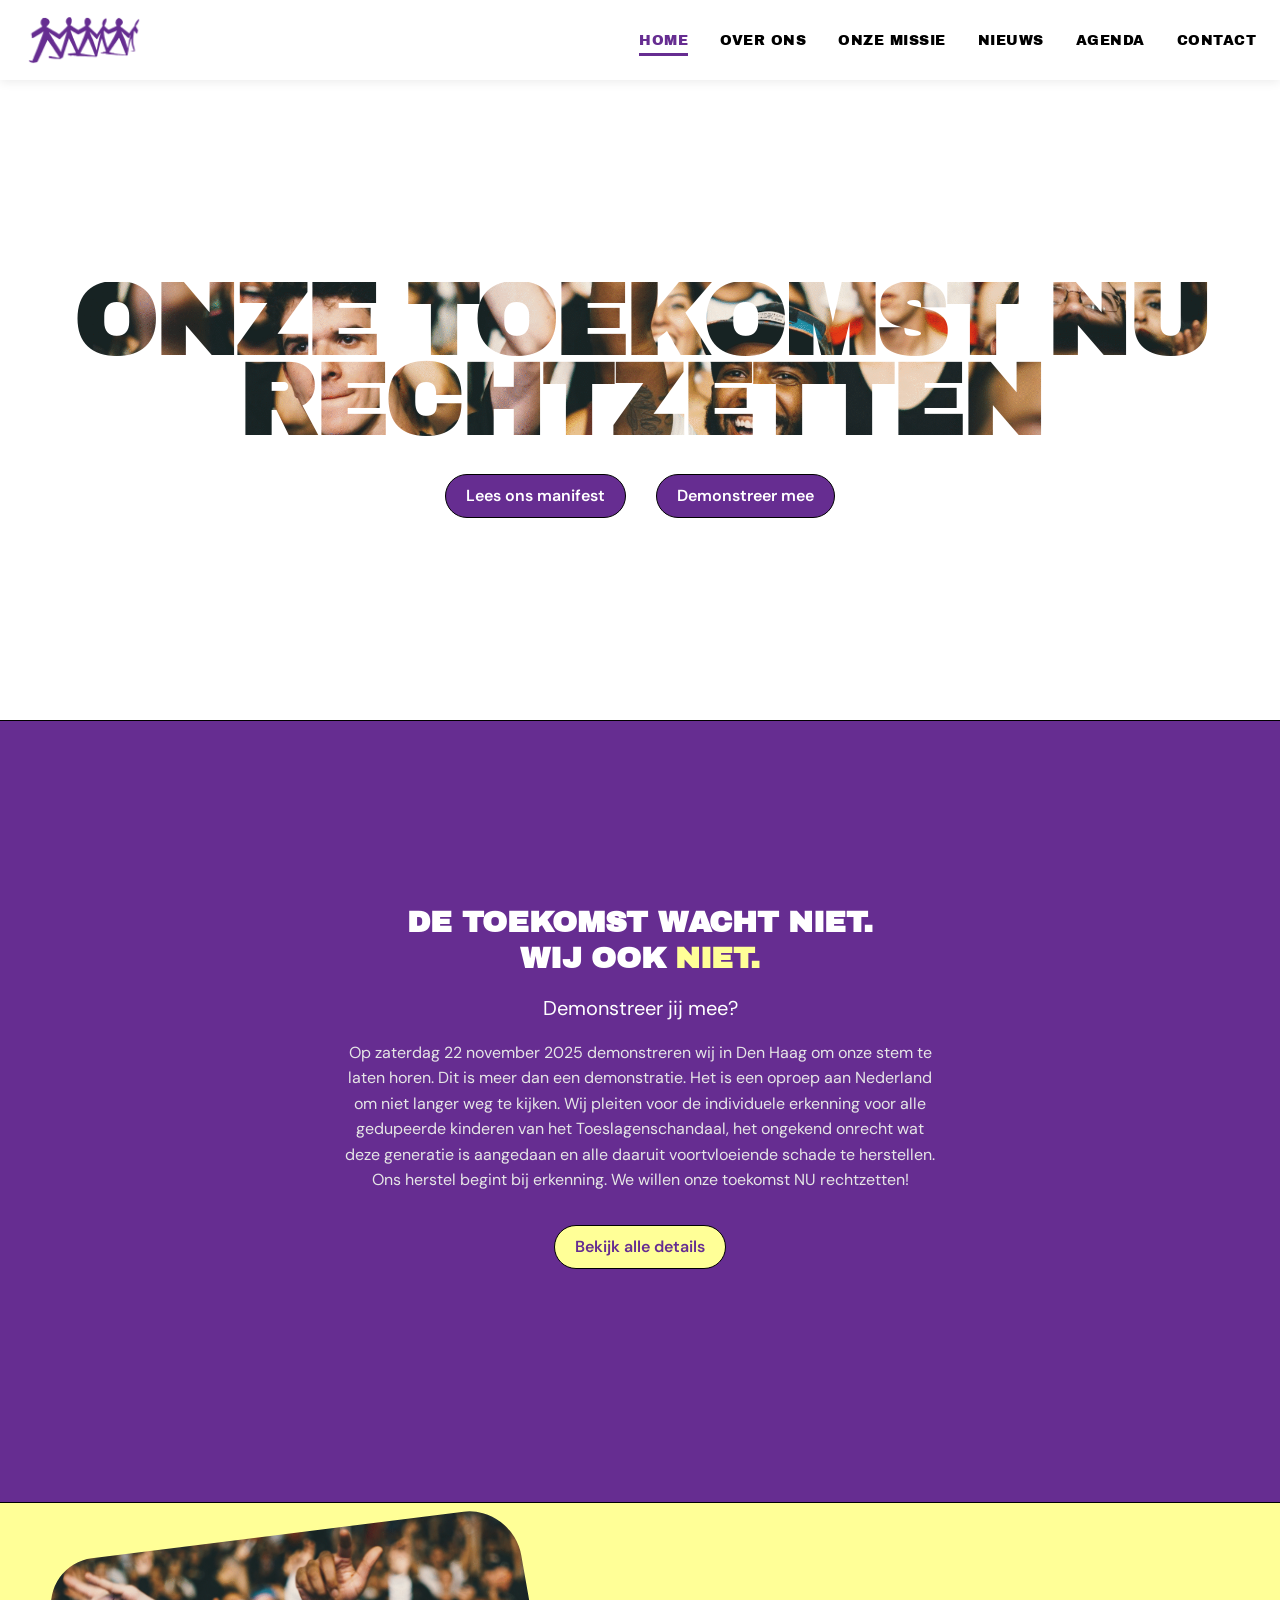
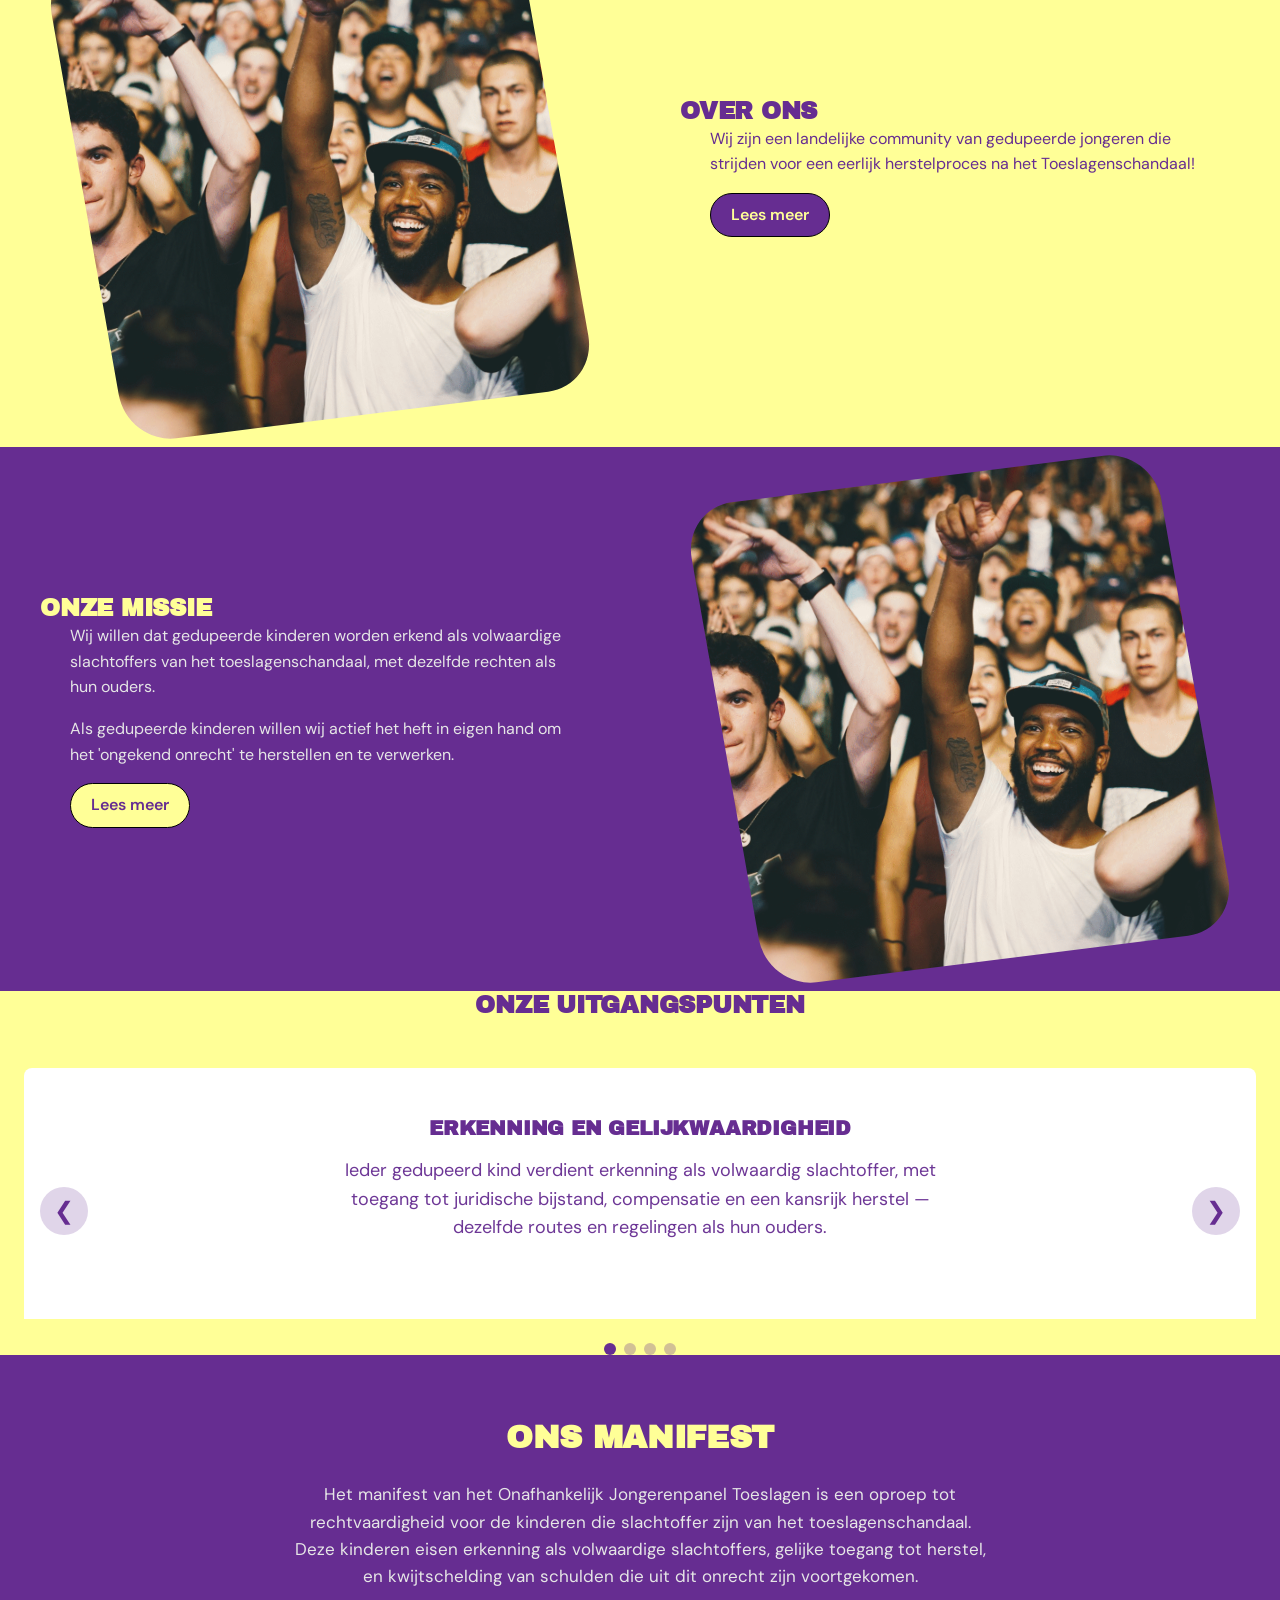
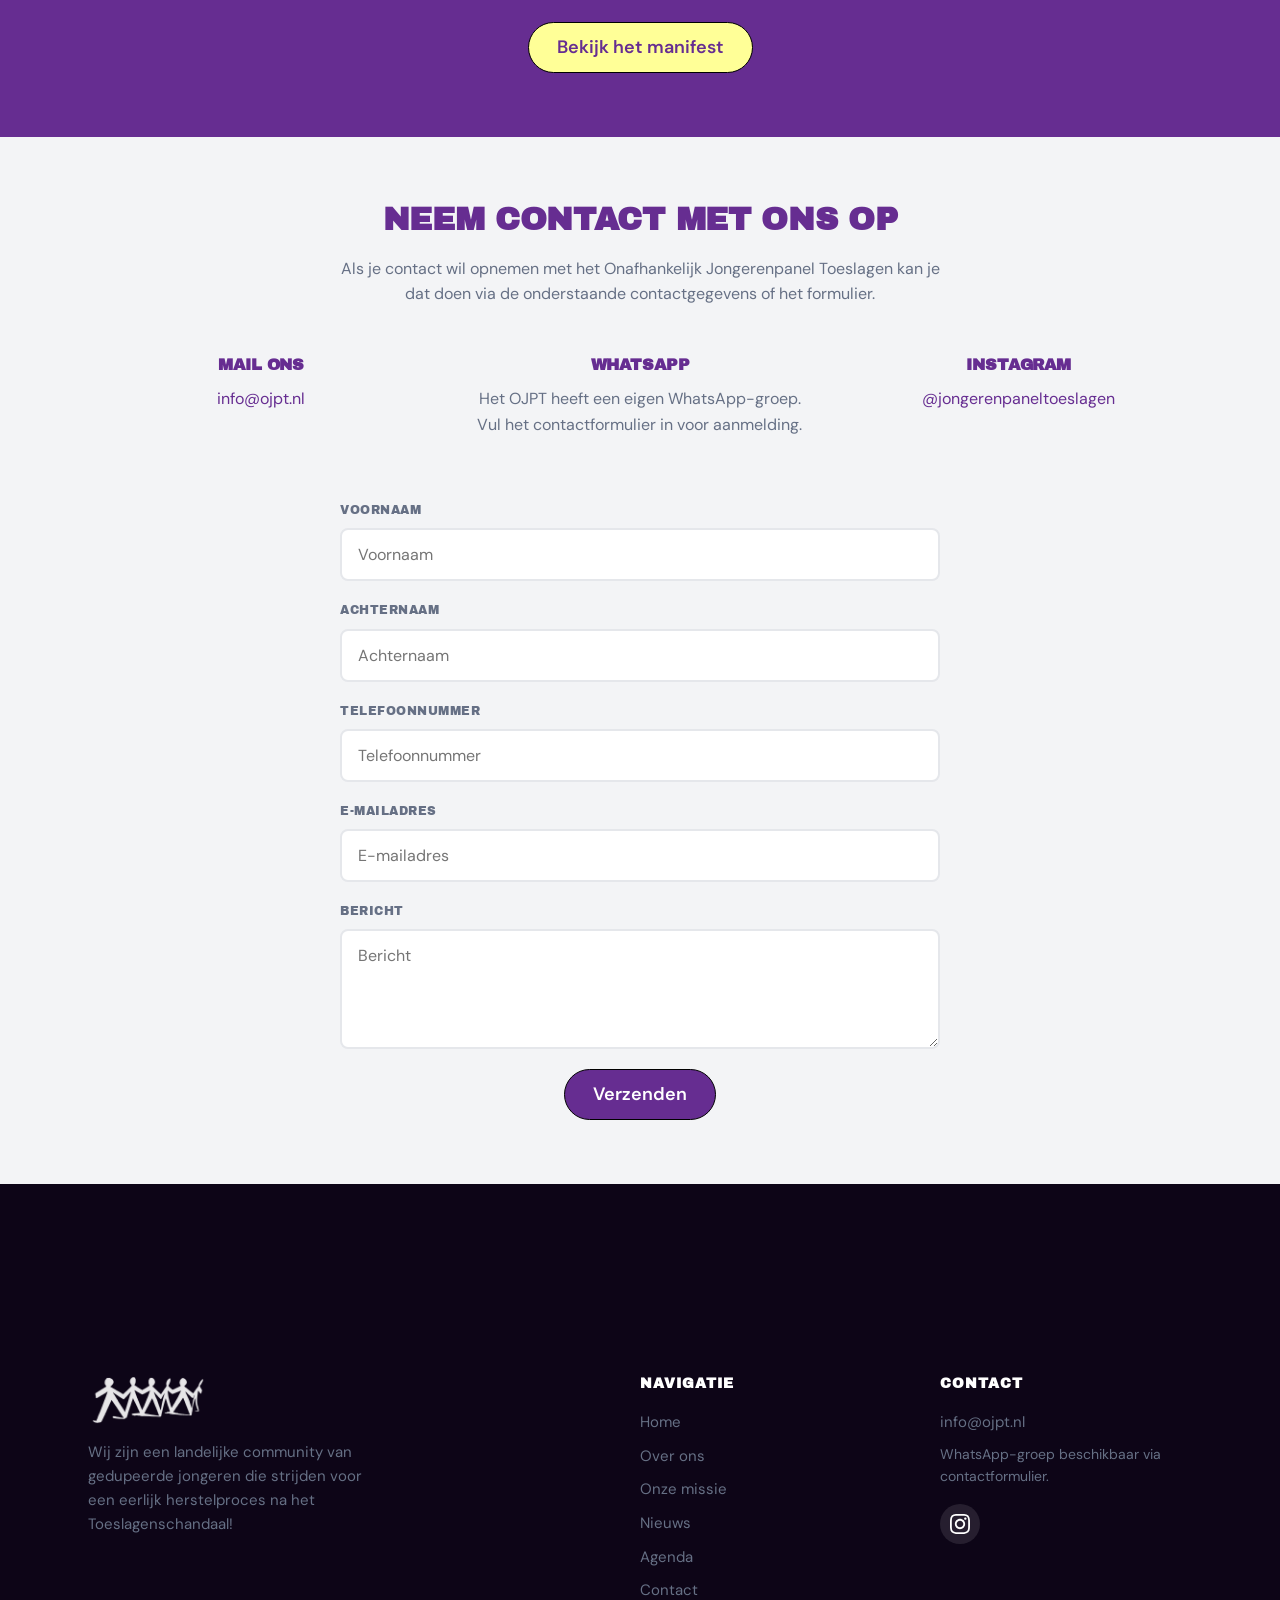
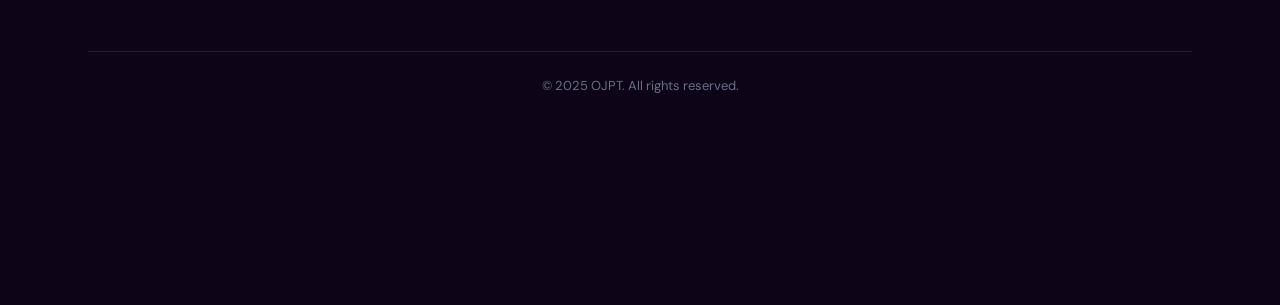
<file: index.html>
<!DOCTYPE html>
<html lang="nl">
<head>
  <meta charset="UTF-8">
  <meta name="viewport" content="width=device-width, initial-scale=1.0">
  <title>Onafhankelijk Jongerenpanel Toeslagen - Officiële website</title>
  <meta name="description" content="Het Onafhankelijk Jongerenpanel Toeslagen strijdt voor het rechtzetten van het leed van de jongeren die zijn getroffen door het toeslagenschandaal.">
  <meta property="og:title" content="Onafhankelijk Jongerenpanel Toeslagen - Officiële website">
  <meta property="og:description" content="Het Onafhankelijk Jongerenpanel Toeslagen strijdt voor het rechtzetten van het leed van de jongeren die zijn getroffen door het toeslagenschandaal.">
  <meta property="og:type" content="website">
  <meta property="og:url" content="https://ojpt.nl">
  <link rel="canonical" href="https://ojpt.nl/">
  <link rel="icon" type="image/svg+xml" href="assets/images/logo-beeldmerk.svg">
  <link rel="preconnect" href="https://fonts.googleapis.com">
  <link rel="preconnect" href="https://fonts.gstatic.com" crossorigin>
  <link href="https://fonts.googleapis.com/css2?family=Archivo+Black&family=DM+Sans:wght@400;500;600;700&family=Quattrocento+Sans:wght@400;700&display=swap" rel="stylesheet">
  <link rel="stylesheet" href="assets/css/style.css">
</head>
<body>

  <!-- ===== HEADER ===== -->
  <header class="site-header">
    <div class="container">
      <a href="index.html" class="site-logo">
        <img src="assets/images/logo-paars.png" alt="Onafhankelijk Jongerenpanel Toeslagen">
      </a>
      <nav class="main-nav">
        <ul>
          <li><a href="index.html">Home</a></li>
          <li><a href="over-ons.html">Over Ons</a></li>
          <li><a href="onze-missie.html">Onze Missie</a></li>
          <li><a href="nieuws.html">Nieuws</a></li>
          <li><a href="agenda.html">Agenda</a></li>
          <li><a href="contact.html">Contact</a></li>
        </ul>
      </nav>
      <button class="menu-toggle" aria-label="Menu openen">
        <span></span><span></span><span></span>
      </button>
    </div>
  </header>

  <!-- ===== HERO ===== -->
  <section class="hero">
    <h1 class="hero-text">ONZE TOEKOMST NU RECHTZETTEN</h1>
    <div class="hero-buttons">
      <a href="onze-missie.html" class="btn btn-primary">Lees ons manifest</a>
      <a href="demonstratie.html" class="btn btn-primary">Demonstreer mee</a>
    </div>
  </section>

  <!-- ===== PURPLE SECTION: DE TOEKOMST WACHT NIET ===== -->
  <section class="hero-purple">
    <h2>DE TOEKOMST WACHT NIET.</h2>
    <h2>WIJ OOK <span class="yellow">NIET.</span></h2>
    <p class="demo-line">Demonstreer jij mee?</p>
    <p class="body-text">
      Op zaterdag 22 november 2025 demonstreren wij in Den Haag om onze stem te laten horen. Dit is meer dan een demonstratie. Het is een oproep aan Nederland om niet langer weg te kijken. Wij pleiten voor de individuele erkenning voor alle gedupeerde kinderen van het Toeslagenschandaal, het ongekend onrecht wat deze generatie is aangedaan en alle daaruit voortvloeiende schade te herstellen. Ons herstel begint bij erkenning. We willen onze toekomst NU rechtzetten!
    </p>
    <a href="demonstratie.html" class="btn btn-secondary">Bekijk alle details</a>
  </section>

  <!-- ===== YELLOW SECTION: OVER ONS ===== -->
  <section class="section-yellow">
    <div class="split-row">
      <div class="half image-half">
        <div class="img-wrap">
          <img src="assets/images/hero-bg.png" alt="Onafhankelijk Jongerenpanel Toeslagen" loading="lazy">
        </div>
      </div>
      <div class="half content-half">
        <h2>OVER ONS</h2>
        <p>Wij zijn een landelijke community van gedupeerde jongeren die strijden voor een eerlijk herstelproces na het Toeslagenschandaal!</p>
        <p><a href="over-ons.html" class="btn btn-primary">Lees meer</a></p>
      </div>
    </div>
  </section>

  <!-- ===== PURPLE SECTION: ONZE MISSIE ===== -->
  <section class="section-purple">
    <div class="split-row">
      <div class="half content-half">
        <h2>ONZE MISSIE</h2>
        <p>Wij willen dat gedupeerde kinderen worden erkend als volwaardige slachtoffers van het toeslagenschandaal, met dezelfde rechten als hun ouders.</p>
        <p>Als gedupeerde kinderen willen wij actief het heft in eigen hand om het 'ongekend onrecht' te herstellen en te verwerken.</p>
        <p><a href="onze-missie.html" class="btn btn-secondary">Lees meer</a></p>
      </div>
      <div class="half image-half">
        <div class="img-wrap">
          <img src="assets/images/hero-bg.png" alt="Onze missie" loading="lazy">
        </div>
      </div>
    </div>
  </section>

  <!-- ===== YELLOW SECTION: UITGANGSPUNTEN CAROUSEL ===== -->
  <section class="section-yellow">
    <div class="container">
      <h2 class="text-center mb-3">ONZE UITGANGSPUNTEN</h2>
      <div class="carousel">
        <button class="carousel-btn prev" aria-label="Vorige slide">&#10094;</button>
        <button class="carousel-btn next" aria-label="Volgende slide">&#10095;</button>
        <div class="carousel-track">
          <div class="carousel-slide">
            <h3>ERKENNING EN GELIJKWAARDIGHEID</h3>
            <p>Ieder gedupeerd kind verdient erkenning als volwaardig slachtoffer, met toegang tot juridische bijstand, compensatie en een kansrijk herstel — dezelfde routes en regelingen als hun ouders.</p>
          </div>
          <div class="carousel-slide">
            <h3>INSPRAAK EN PARTICIPATIE</h3>
            <p>Jongeren actief betrekken bij alle besluiten die hun toekomst raken. Te vaak wordt er over ons gepraat in plaats van met ons. Wij eisen inspraak en gelijkwaardigheid in het herstelproces.</p>
          </div>
          <div class="carousel-slide">
            <h3>SCHULDEN EN FINANCIEEL HERSTEL</h3>
            <p>Kwijtschelding van alle schulden veroorzaakt door het toeslagenschandaal, inclusief DUO-schulden. Toegankelijke schuldhulpverlening en passende ondersteuning voor een veilige financiële toekomst.</p>
          </div>
          <div class="carousel-slide">
            <h3>WERK, OPLEIDING EN TOEKOMST</h3>
            <p>Flexibiliteit om studies op te pakken of opnieuw te starten. Ondersteuning bij persoonlijke ambities en een duurzaam toekomstperspectief binnen de arbeidsmarkt. Geen kind mag achterblijven.</p>
          </div>
        </div>
        <div class="carousel-dots"></div>
      </div>
    </div>
  </section>

  <!-- ===== MANIFEST SECTION ===== -->
  <section class="manifest-section">
    <div class="container">
      <h2>ONS MANIFEST</h2>
      <p>Het manifest van het Onafhankelijk Jongerenpanel Toeslagen is een oproep tot rechtvaardigheid voor de kinderen die slachtoffer zijn van het toeslagenschandaal. Deze kinderen eisen erkenning als volwaardige slachtoffers, gelijke toegang tot herstel, en kwijtschelding van schulden die uit dit onrecht zijn voortgekomen.</p>
      <a href="https://drive.google.com/file/d/1d1HCv_fRss8gJZ1cqBP_9h2YK5jcLhHf/view" target="_blank" rel="noopener" class="btn btn-secondary btn-large">Bekijk het manifest</a>
    </div>
  </section>

  <!-- ===== CONTACT SECTION ===== -->
  <section class="contact-section section-gray" id="contact">
    <div class="container">
      <h2>NEEM CONTACT MET ONS OP</h2>
      <p class="intro">
        Als je contact wil opnemen met het Onafhankelijk Jongerenpanel Toeslagen kan je dat doen via de onderstaande contactgegevens of het formulier.
      </p>
      <div class="contact-info-grid">
        <div class="contact-info-item">
          <h3>MAIL ONS</h3>
          <p><a href="mailto:info@ojpt.nl">info@ojpt.nl</a></p>
        </div>
        <div class="contact-info-item">
          <h3>WHATSAPP</h3>
          <p>Het OJPT heeft een eigen WhatsApp-groep. Vul het contactformulier in voor aanmelding.</p>
        </div>
        <div class="contact-info-item">
          <h3>INSTAGRAM</h3>
          <p><a href="https://www.instagram.com/jongerenpaneltoeslagen" target="_blank" rel="noopener">@jongerenpaneltoeslagen</a></p>
        </div>
      </div>
      <form class="contact-form">
        <div class="form-group">
          <label for="firstname">Voornaam</label>
          <input type="text" id="firstname" name="firstname" placeholder="Voornaam" required>
        </div>
        <div class="form-group">
          <label for="lastname">Achternaam</label>
          <input type="text" id="lastname" name="lastname" placeholder="Achternaam" required>
        </div>
        <div class="form-group">
          <label for="phone">Telefoonnummer</label>
          <input type="tel" id="phone" name="phone" placeholder="Telefoonnummer" required>
        </div>
        <div class="form-group">
          <label for="email">E-mailadres</label>
          <input type="email" id="email" name="email" placeholder="E-mailadres" required>
        </div>
        <div class="form-group">
          <label for="message">Bericht</label>
          <textarea id="message" name="message" placeholder="Bericht" required></textarea>
        </div>
        <button type="submit" class="btn btn-primary btn-large">Verzenden</button>
      </form>
    </div>
  </section>

  <!-- ===== FOOTER ===== -->
  <footer class="site-footer">
    <div class="container">
      <div class="footer-grid">
        <div class="footer-brand">
          <img src="assets/images/logo-paars.png" alt="OJPT Logo" style="filter: brightness(0) invert(1);">
          <p>Wij zijn een landelijke community van gedupeerde jongeren die strijden voor een eerlijk herstelproces na het Toeslagenschandaal!</p>
        </div>
        <div class="footer-nav">
          <h4>Navigatie</h4>
          <ul>
            <li><a href="index.html">Home</a></li>
            <li><a href="over-ons.html">Over ons</a></li>
            <li><a href="onze-missie.html">Onze missie</a></li>
            <li><a href="nieuws.html">Nieuws</a></li>
            <li><a href="agenda.html">Agenda</a></li>
            <li><a href="contact.html">Contact</a></li>
          </ul>
        </div>
        <div class="footer-contact">
          <h4>Contact</h4>
          <ul>
            <li><a href="mailto:info@ojpt.nl">info@ojpt.nl</a></li>
          </ul>
          <p style="color: var(--color-gray); font-size: 0.875rem; margin-top: 0.5rem;">WhatsApp-groep beschikbaar via contactformulier.</p>
          <div class="footer-social">
            <a href="https://www.instagram.com/jongerenpaneltoeslagen" target="_blank" rel="noopener" aria-label="Instagram">
              <svg width="20" height="20" viewBox="0 0 24 24" fill="currentColor"><path d="M12 2.163c3.204 0 3.584.012 4.85.07 3.252.148 4.771 1.691 4.919 4.919.058 1.265.069 1.645.069 4.849 0 3.205-.012 3.584-.069 4.849-.149 3.225-1.664 4.771-4.919 4.919-1.266.058-1.644.07-4.85.07-3.204 0-3.584-.012-4.849-.07-3.26-.149-4.771-1.699-4.919-4.92-.058-1.265-.07-1.644-.07-4.849 0-3.204.013-3.583.07-4.849.149-3.227 1.664-4.771 4.919-4.919 1.266-.057 1.645-.069 4.849-.069zm0-2.163c-3.259 0-3.667.014-4.947.072-4.358.2-6.78 2.618-6.98 6.98-.059 1.281-.073 1.689-.073 4.948 0 3.259.014 3.668.072 4.948.2 4.358 2.618 6.78 6.98 6.98 1.281.058 1.689.072 4.948.072 3.259 0 3.668-.014 4.948-.072 4.354-.2 6.782-2.618 6.979-6.98.059-1.28.073-1.689.073-4.948 0-3.259-.014-3.667-.072-4.947-.196-4.354-2.617-6.78-6.979-6.98-1.281-.059-1.69-.073-4.949-.073zm0 5.838c-3.403 0-6.162 2.759-6.162 6.162s2.759 6.163 6.162 6.163 6.162-2.759 6.162-6.163c0-3.403-2.759-6.162-6.162-6.162zm0 10.162c-2.209 0-4-1.79-4-4 0-2.209 1.791-4 4-4s4 1.791 4 4c0 2.21-1.791 4-4 4zm6.406-11.845c-.796 0-1.441.645-1.441 1.44s.645 1.44 1.441 1.44c.795 0 1.439-.645 1.439-1.44s-.644-1.44-1.439-1.44z"/></svg>
            </a>
          </div>
        </div>
      </div>
      <div class="footer-bottom">
        <p>&copy; 2025 OJPT. All rights reserved.</p>
      </div>
    </div>
  </footer>

  <script src="assets/js/main.js"></script>
</body>
</html>
</file>
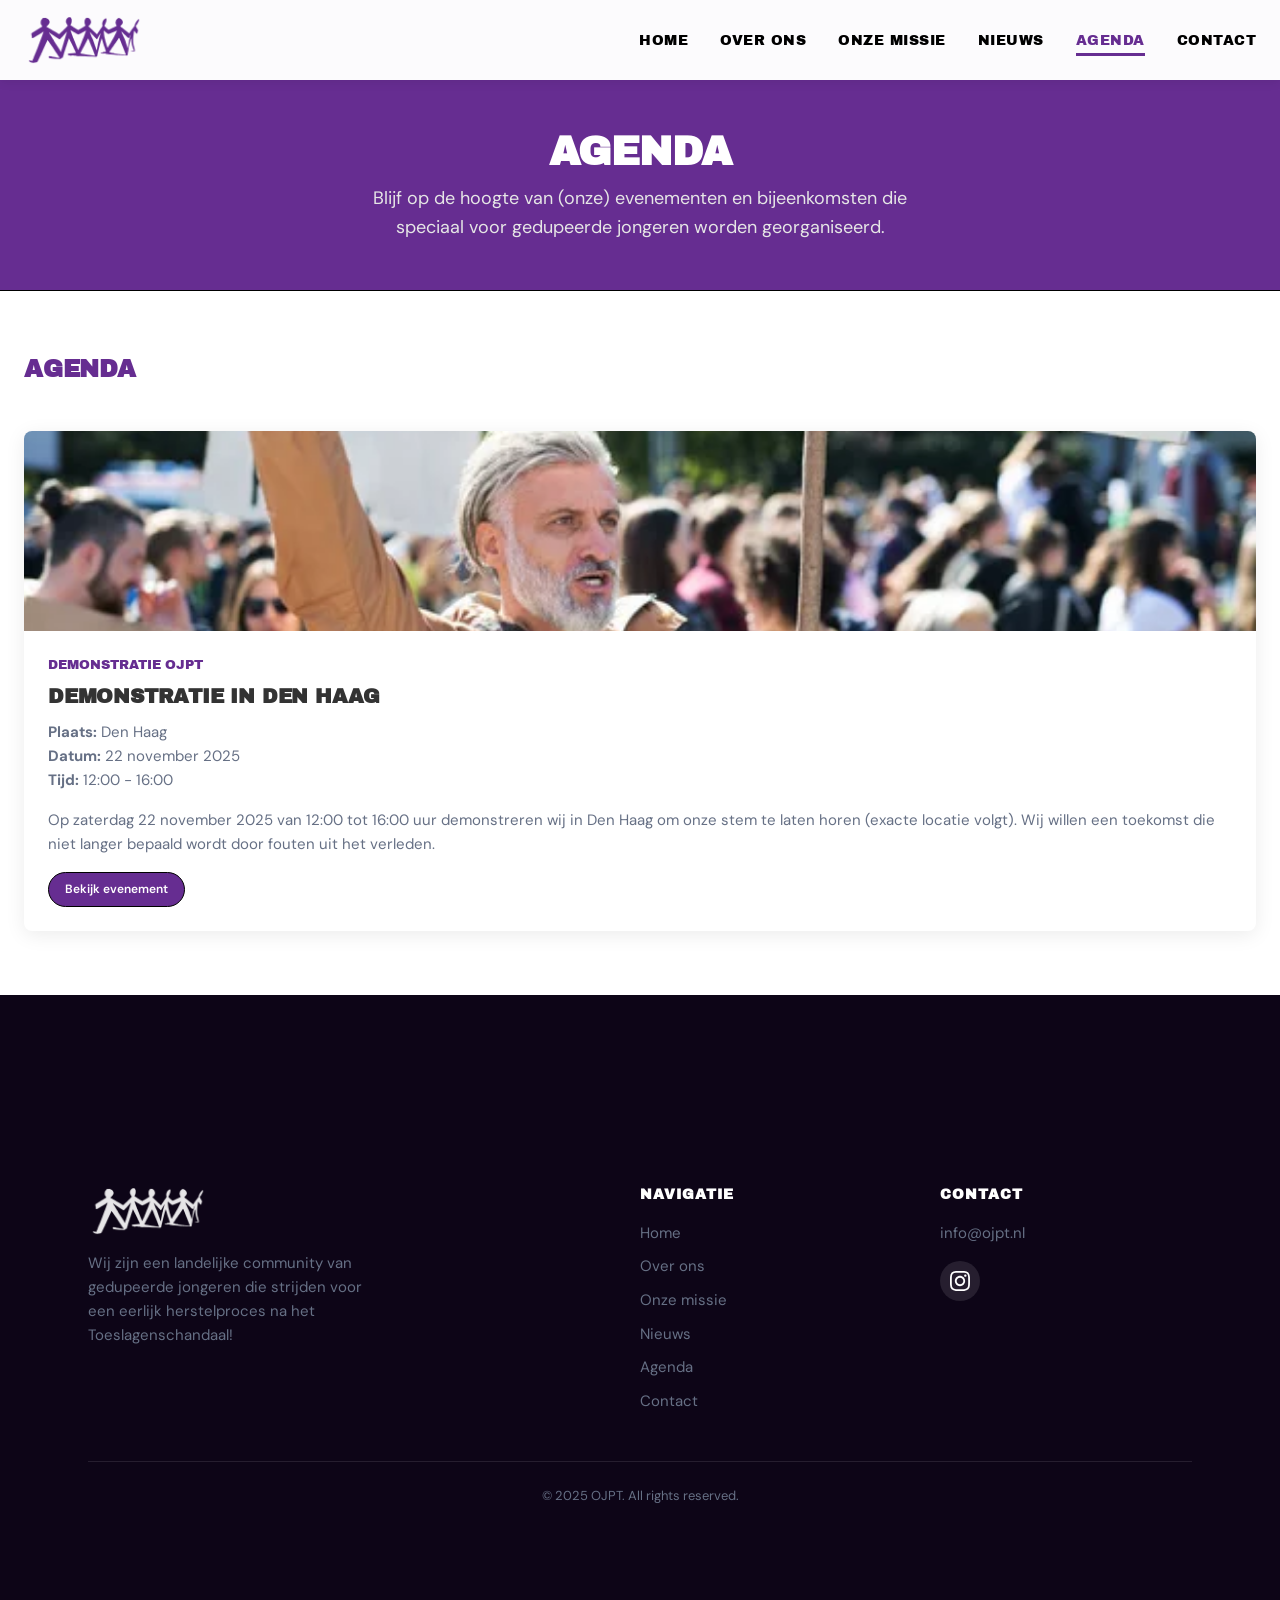
<file: agenda.html>
<!DOCTYPE html>
<html lang="nl">
<head>
  <meta charset="UTF-8">
  <meta name="viewport" content="width=device-width, initial-scale=1.0">
  <title>Agenda - Onafhankelijk Jongerenpanel Toeslagen</title>
  <meta name="description" content="Blijf op de hoogte van (onze) evenementen en bijeenkomsten die speciaal voor gedupeerde jongeren worden georganiseerd.">
  <link rel="icon" type="image/svg+xml" href="assets/images/logo-beeldmerk.svg">
  <link href="https://fonts.googleapis.com/css2?family=Archivo+Black&family=DM+Sans:wght@400;500;600;700&family=Quattrocento+Sans:wght@400;700&display=swap" rel="stylesheet">
  <link rel="stylesheet" href="assets/css/style.css">
</head>
<body>

  <header class="site-header">
    <div class="container">
      <a href="index.html" class="site-logo">
        <img src="assets/images/logo-paars.png" alt="Onafhankelijk Jongerenpanel Toeslagen">
      </a>
      <nav class="main-nav">
        <ul>
          <li><a href="index.html">Home</a></li>
          <li><a href="over-ons.html">Over Ons</a></li>
          <li><a href="onze-missie.html">Onze Missie</a></li>
          <li><a href="nieuws.html">Nieuws</a></li>
          <li><a href="agenda.html">Agenda</a></li>
          <li><a href="contact.html">Contact</a></li>
        </ul>
      </nav>
      <button class="menu-toggle" aria-label="Menu openen">
        <span></span><span></span><span></span>
      </button>
    </div>
  </header>

  <section class="page-header">
    <div class="container">
      <h1>AGENDA</h1>
      <p>Blijf op de hoogte van (onze) evenementen en bijeenkomsten die speciaal voor gedupeerde jongeren worden georganiseerd.</p>
    </div>
  </section>

  <section class="section" id="agenda">
    <div class="container">
      <h2 class="mb-3" style="color: var(--color-primary);">Agenda</h2>
      <div class="card-grid">
        <div class="event-card">
          <img src="assets/images/demo-img.png" alt="Demonstratie OJPT">
          <div class="event-card-body">
            <p class="date">Demonstratie OJPT</p>
            <h3>Demonstratie in Den Haag</h3>
            <p><strong>Plaats:</strong> Den Haag<br><strong>Datum:</strong> 22 november 2025<br><strong>Tijd:</strong> 12:00 - 16:00</p>
            <p>Op zaterdag 22 november 2025 van 12:00 tot 16:00 uur demonstreren wij in Den Haag om onze stem te laten horen (exacte locatie volgt). Wij willen een toekomst die niet langer bepaald wordt door fouten uit het verleden.</p>
            <a href="demonstratie.html" class="btn btn-primary" style="font-size: 0.75rem; padding: 0.5rem 1rem;">Bekijk evenement</a>
          </div>
        </div>
      </div>
    </div>
  </section>

  <footer class="site-footer">
    <div class="container">
      <div class="footer-grid">
        <div class="footer-brand">
          <img src="assets/images/logo-paars.png" alt="OJPT Logo" style="filter: brightness(0) invert(1);">
          <p>Wij zijn een landelijke community van gedupeerde jongeren die strijden voor een eerlijk herstelproces na het Toeslagenschandaal!</p>
        </div>
        <div class="footer-nav">
          <h4>Navigatie</h4>
          <ul>
            <li><a href="index.html">Home</a></li>
            <li><a href="over-ons.html">Over ons</a></li>
            <li><a href="onze-missie.html">Onze missie</a></li>
            <li><a href="nieuws.html">Nieuws</a></li>
            <li><a href="agenda.html">Agenda</a></li>
            <li><a href="contact.html">Contact</a></li>
          </ul>
        </div>
        <div class="footer-contact">
          <h4>Contact</h4>
          <ul>
            <li><a href="mailto:info@ojpt.nl">info@ojpt.nl</a></li>
          </ul>
          <div class="footer-social">
            <a href="https://www.instagram.com/jongerenpaneltoeslagen" target="_blank" rel="noopener" aria-label="Instagram">
              <svg width="20" height="20" viewBox="0 0 24 24" fill="currentColor"><path d="M12 2.163c3.204 0 3.584.012 4.85.07 3.252.148 4.771 1.691 4.919 4.919.058 1.265.069 1.645.069 4.849 0 3.205-.012 3.584-.069 4.849-.149 3.225-1.664 4.771-4.919 4.919-1.266.058-1.644.07-4.85.07-3.204 0-3.584-.012-4.849-.07-3.26-.149-4.771-1.699-4.919-4.92-.058-1.265-.07-1.644-.07-4.849 0-3.204.013-3.583.07-4.849.149-3.227 1.664-4.771 4.919-4.919 1.266-.057 1.645-.069 4.849-.069zm0-2.163c-3.259 0-3.667.014-4.947.072-4.358.2-6.78 2.618-6.98 6.98-.059 1.281-.073 1.689-.073 4.948 0 3.259.014 3.668.072 4.948.2 4.358 2.618 6.78 6.98 6.98 1.281.058 1.689.072 4.948.072 3.259 0 3.668-.014 4.948-.072 4.354-.2 6.782-2.618 6.979-6.98.059-1.28.073-1.689.073-4.948 0-3.259-.014-3.667-.072-4.947-.196-4.354-2.617-6.78-6.979-6.98-1.281-.059-1.69-.073-4.949-.073zm0 5.838c-3.403 0-6.162 2.759-6.162 6.162s2.759 6.163 6.162 6.163 6.162-2.759 6.162-6.163c0-3.403-2.759-6.162-6.162-6.162zm0 10.162c-2.209 0-4-1.79-4-4 0-2.209 1.791-4 4-4s4 1.791 4 4c0 2.21-1.791 4-4 4zm6.406-11.845c-.796 0-1.441.645-1.441 1.44s.645 1.44 1.441 1.44c.795 0 1.439-.645 1.439-1.44s-.644-1.44-1.439-1.44z"/></svg>
            </a>
          </div>
        </div>
      </div>
      <div class="footer-bottom">
        <p>&copy; 2025 OJPT. All rights reserved.</p>
      </div>
    </div>
  </footer>

  <script src="assets/js/main.js"></script>
</body>
</html>
</file>
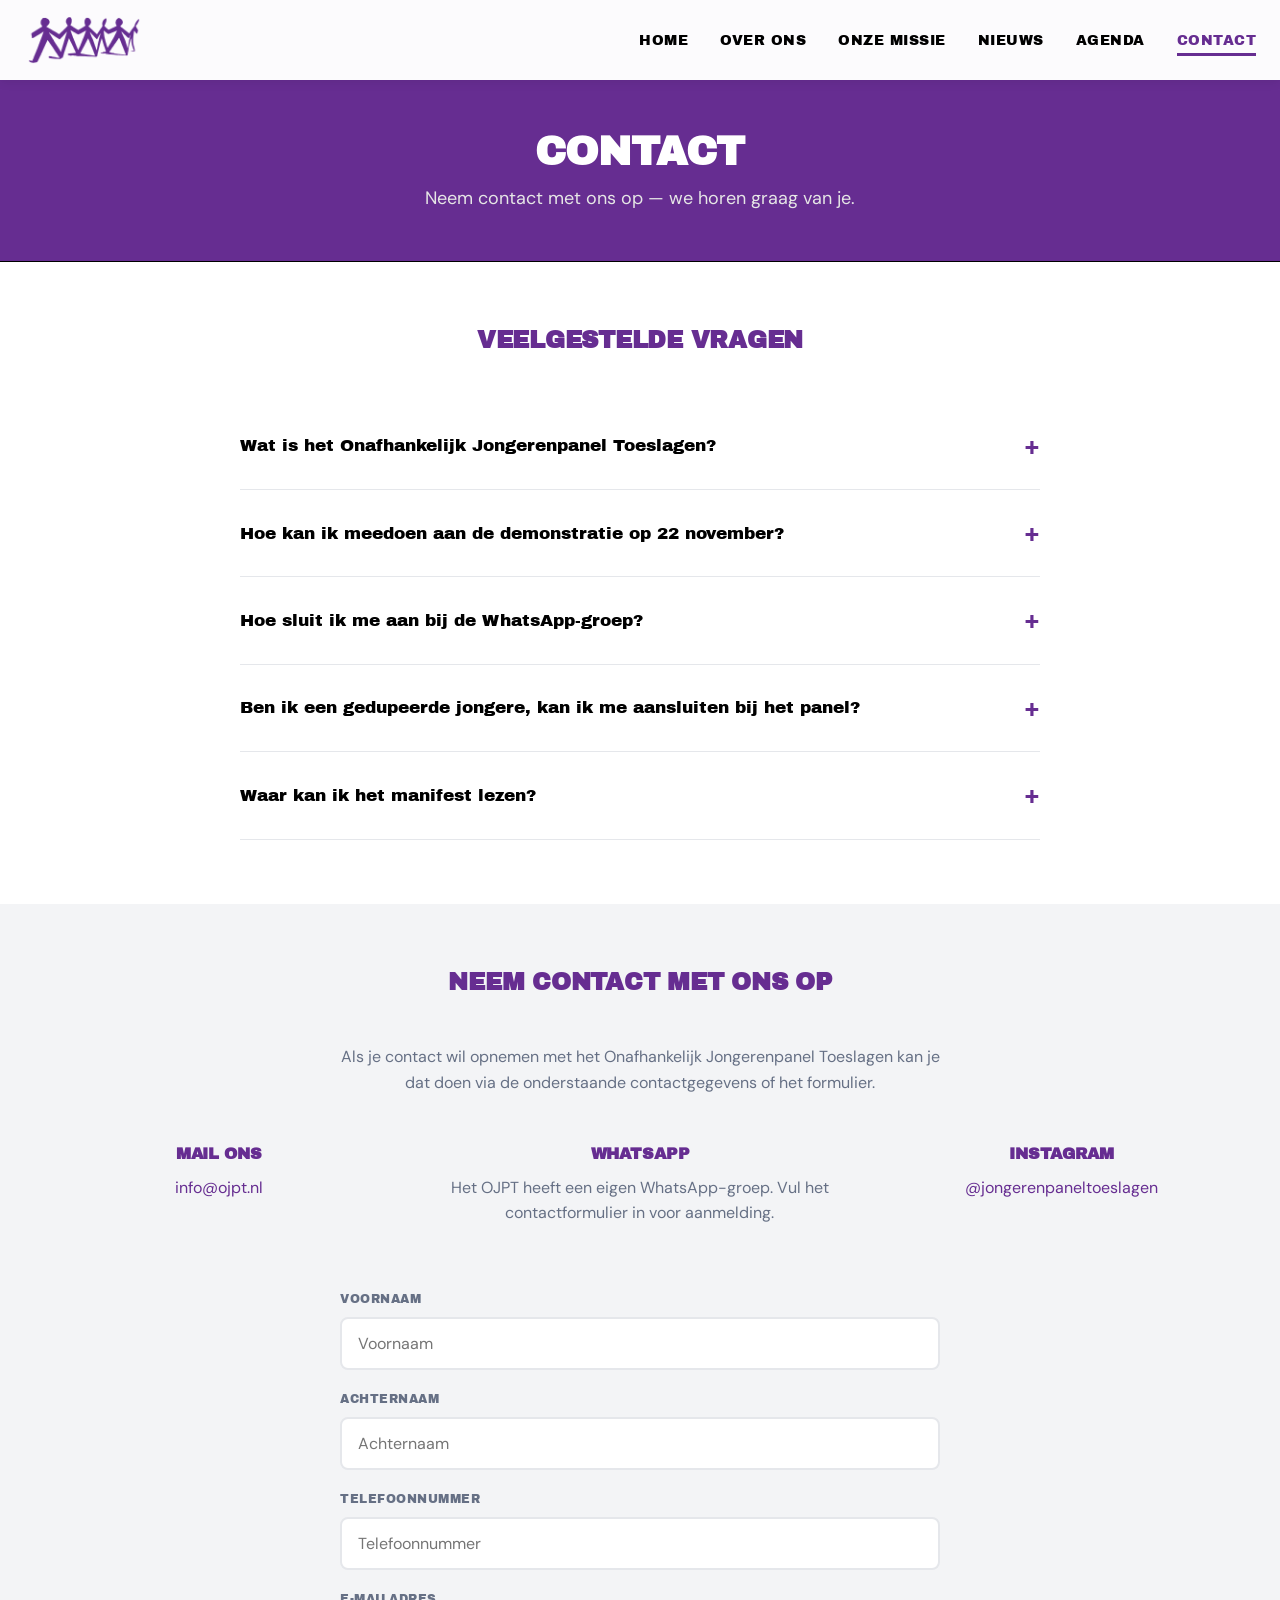
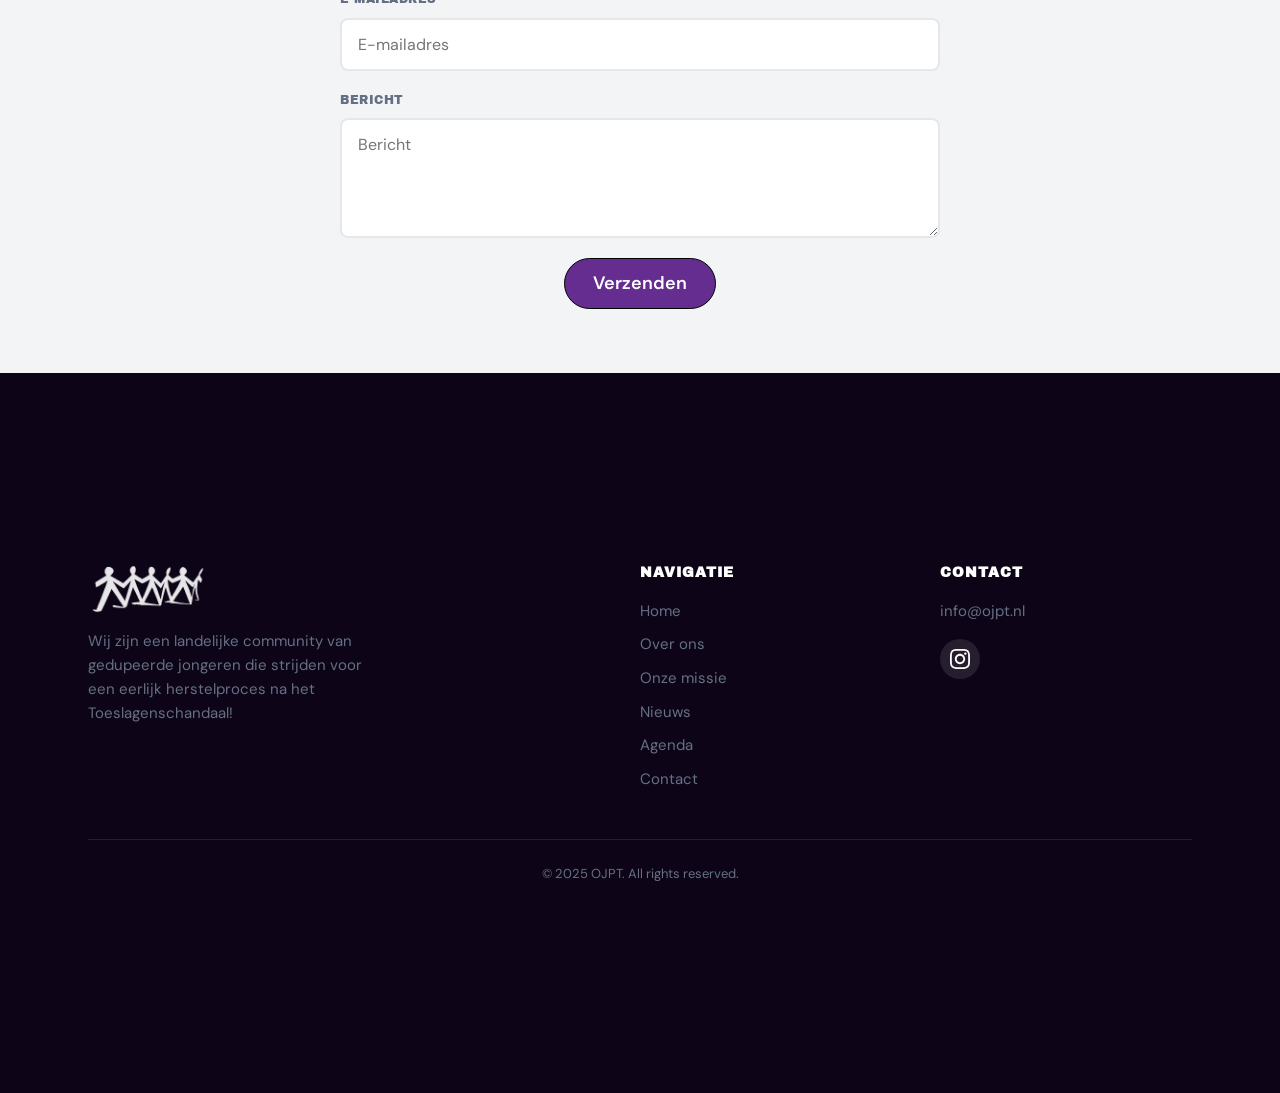
<file: contact.html>
<!DOCTYPE html>
<html lang="nl">
<head>
  <meta charset="UTF-8">
  <meta name="viewport" content="width=device-width, initial-scale=1.0">
  <title>Contact - Onafhankelijk Jongerenpanel Toeslagen</title>
  <meta name="description" content="Neem contact op met het Onafhankelijk Jongerenpanel Toeslagen.">
  <link rel="icon" type="image/svg+xml" href="assets/images/logo-beeldmerk.svg">
  <link href="https://fonts.googleapis.com/css2?family=Archivo+Black&family=DM+Sans:wght@400;500;600;700&family=Quattrocento+Sans:wght@400;700&display=swap" rel="stylesheet">
  <link rel="stylesheet" href="assets/css/style.css">
</head>
<body>

  <header class="site-header">
    <div class="container">
      <a href="index.html" class="site-logo">
        <img src="assets/images/logo-paars.png" alt="Onafhankelijk Jongerenpanel Toeslagen">
      </a>
      <nav class="main-nav">
        <ul>
          <li><a href="index.html">Home</a></li>
          <li><a href="over-ons.html">Over Ons</a></li>
          <li><a href="onze-missie.html">Onze Missie</a></li>
          <li><a href="nieuws.html">Nieuws</a></li>
          <li><a href="agenda.html">Agenda</a></li>
          <li><a href="contact.html">Contact</a></li>
        </ul>
      </nav>
      <button class="menu-toggle" aria-label="Menu openen">
        <span></span><span></span><span></span>
      </button>
    </div>
  </header>

  <section class="page-header">
    <div class="container">
      <h1>CONTACT</h1>
      <p>Neem contact met ons op — we horen graag van je.</p>
    </div>
  </section>

  <!-- FAQ Section -->
  <section class="section">
    <div class="container">
      <h2 class="text-center mb-3" style="color: var(--color-primary);">Veelgestelde vragen</h2>
      <div class="faq-list">
        <div class="faq-item">
          <div class="faq-question">
            <span>Wat is het Onafhankelijk Jongerenpanel Toeslagen?</span>
            <span class="icon">+</span>
          </div>
          <div class="faq-answer">
            <p>Het OJPT is een landelijke community van gedupeerde jongeren die strijden voor een eerlijk herstelproces na het Toeslagenschandaal. Wij pleiten voor erkenning van kinderen als volwaardige slachtoffers.</p>
          </div>
        </div>
        <div class="faq-item">
          <div class="faq-question">
            <span>Hoe kan ik meedoen aan de demonstratie op 22 november?</span>
            <span class="icon">+</span>
          </div>
          <div class="faq-answer">
            <p>Je kunt je aanmelden via ons Google Form op de demonstratie-pagina. Laat weten dat je komt, zodat we je op de hoogte kunnen houden van het programma en de exacte locatie.</p>
          </div>
        </div>
        <div class="faq-item">
          <div class="faq-question">
            <span>Hoe sluit ik me aan bij de WhatsApp-groep?</span>
            <span class="icon">+</span>
          </div>
          <div class="faq-answer">
            <p>Vul het contactformulier op deze pagina in en wij nemen contact met je op om je toe te voegen aan de WhatsApp-groep.</p>
          </div>
        </div>
        <div class="faq-item">
          <div class="faq-question">
            <span>Ben ik een gedupeerde jongere, kan ik me aansluiten bij het panel?</span>
            <span class="icon">+</span>
          </div>
          <div class="faq-answer">
            <p>Ja! Als je gedupeerd bent door het toeslagenschandaal en je wilt je inzetten voor erkenning en herstel, neem dan contact met ons op via het formulier. We bespreken graag de mogelijkheden.</p>
          </div>
        </div>
        <div class="faq-item">
          <div class="faq-question">
            <span>Waar kan ik het manifest lezen?</span>
            <span class="icon">+</span>
          </div>
          <div class="faq-answer">
            <p>Het manifest is beschikbaar via een Google Drive link op onze homepage en op de "Onze Missie" pagina. Je kunt het daar direct bekijken of downloaden.</p>
          </div>
        </div>
      </div>
    </div>
  </section>

  <!-- Contact Form Section -->
  <section class="section section-gray" id="contact">
    <div class="container">
      <h2 class="text-center mb-3" style="color: var(--color-primary);">NEEM CONTACT MET ONS OP</h2>
      <p class="text-center mb-3" style="color: var(--color-gray); max-width: 600px; margin: 0 auto 3rem;">
        Als je contact wil opnemen met het Onafhankelijk Jongerenpanel Toeslagen kan je dat doen via de onderstaande contactgegevens of het formulier.
      </p>
      <div class="contact-info-grid">
        <div class="contact-info-item">
          <h3>MAIL ONS</h3>
          <p><a href="mailto:info@ojpt.nl">info@ojpt.nl</a></p>
        </div>
        <div class="contact-info-item">
          <h3>WHATSAPP</h3>
          <p>Het OJPT heeft een eigen WhatsApp-groep. Vul het contactformulier in voor aanmelding.</p>
        </div>
        <div class="contact-info-item">
          <h3>INSTAGRAM</h3>
          <p><a href="https://www.instagram.com/jongerenpaneltoeslagen" target="_blank" rel="noopener">@jongerenpaneltoeslagen</a></p>
        </div>
      </div>
      <form class="contact-form">
        <div class="form-group">
          <label for="firstname">Voornaam</label>
          <input type="text" id="firstname" name="firstname" placeholder="Voornaam" required>
        </div>
        <div class="form-group">
          <label for="lastname">Achternaam</label>
          <input type="text" id="lastname" name="lastname" placeholder="Achternaam" required>
        </div>
        <div class="form-group">
          <label for="phone">Telefoonnummer</label>
          <input type="tel" id="phone" name="phone" placeholder="Telefoonnummer" required>
        </div>
        <div class="form-group">
          <label for="email">E-mailadres</label>
          <input type="email" id="email" name="email" placeholder="E-mailadres" required>
        </div>
        <div class="form-group">
          <label for="message">Bericht</label>
          <textarea id="message" name="message" placeholder="Bericht" required></textarea>
        </div>
        <button type="submit" class="btn btn-primary btn-large">Verzenden</button>
      </form>
    </div>
  </section>

  <footer class="site-footer">
    <div class="container">
      <div class="footer-grid">
        <div class="footer-brand">
          <img src="assets/images/logo-paars.png" alt="OJPT Logo" style="filter: brightness(0) invert(1);">
          <p>Wij zijn een landelijke community van gedupeerde jongeren die strijden voor een eerlijk herstelproces na het Toeslagenschandaal!</p>
        </div>
        <div class="footer-nav">
          <h4>Navigatie</h4>
          <ul>
            <li><a href="index.html">Home</a></li>
            <li><a href="over-ons.html">Over ons</a></li>
            <li><a href="onze-missie.html">Onze missie</a></li>
            <li><a href="nieuws.html">Nieuws</a></li>
            <li><a href="agenda.html">Agenda</a></li>
            <li><a href="contact.html">Contact</a></li>
          </ul>
        </div>
        <div class="footer-contact">
          <h4>Contact</h4>
          <ul>
            <li><a href="mailto:info@ojpt.nl">info@ojpt.nl</a></li>
          </ul>
          <div class="footer-social">
            <a href="https://www.instagram.com/jongerenpaneltoeslagen" target="_blank" rel="noopener" aria-label="Instagram">
              <svg width="20" height="20" viewBox="0 0 24 24" fill="currentColor"><path d="M12 2.163c3.204 0 3.584.012 4.85.07 3.252.148 4.771 1.691 4.919 4.919.058 1.265.069 1.645.069 4.849 0 3.205-.012 3.584-.069 4.849-.149 3.225-1.664 4.771-4.919 4.919-1.266.058-1.644.07-4.85.07-3.204 0-3.584-.012-4.849-.07-3.26-.149-4.771-1.699-4.919-4.92-.058-1.265-.07-1.644-.07-4.849 0-3.204.013-3.583.07-4.849.149-3.227 1.664-4.771 4.919-4.919 1.266-.057 1.645-.069 4.849-.069zm0-2.163c-3.259 0-3.667.014-4.947.072-4.358.2-6.78 2.618-6.98 6.98-.059 1.281-.073 1.689-.073 4.948 0 3.259.014 3.668.072 4.948.2 4.358 2.618 6.78 6.98 6.98 1.281.058 1.689.072 4.948.072 3.259 0 3.668-.014 4.948-.072 4.354-.2 6.782-2.618 6.979-6.98.059-1.28.073-1.689.073-4.948 0-3.259-.014-3.667-.072-4.947-.196-4.354-2.617-6.78-6.979-6.98-1.281-.059-1.69-.073-4.949-.073zm0 5.838c-3.403 0-6.162 2.759-6.162 6.162s2.759 6.163 6.162 6.163 6.162-2.759 6.162-6.163c0-3.403-2.759-6.162-6.162-6.162zm0 10.162c-2.209 0-4-1.79-4-4 0-2.209 1.791-4 4-4s4 1.791 4 4c0 2.21-1.791 4-4 4zm6.406-11.845c-.796 0-1.441.645-1.441 1.44s.645 1.44 1.441 1.44c.795 0 1.439-.645 1.439-1.44s-.644-1.44-1.439-1.44z"/></svg>
            </a>
          </div>
        </div>
      </div>
      <div class="footer-bottom">
        <p>&copy; 2025 OJPT. All rights reserved.</p>
      </div>
    </div>
  </footer>

  <script src="assets/js/main.js"></script>
</body>
</html>
</file>
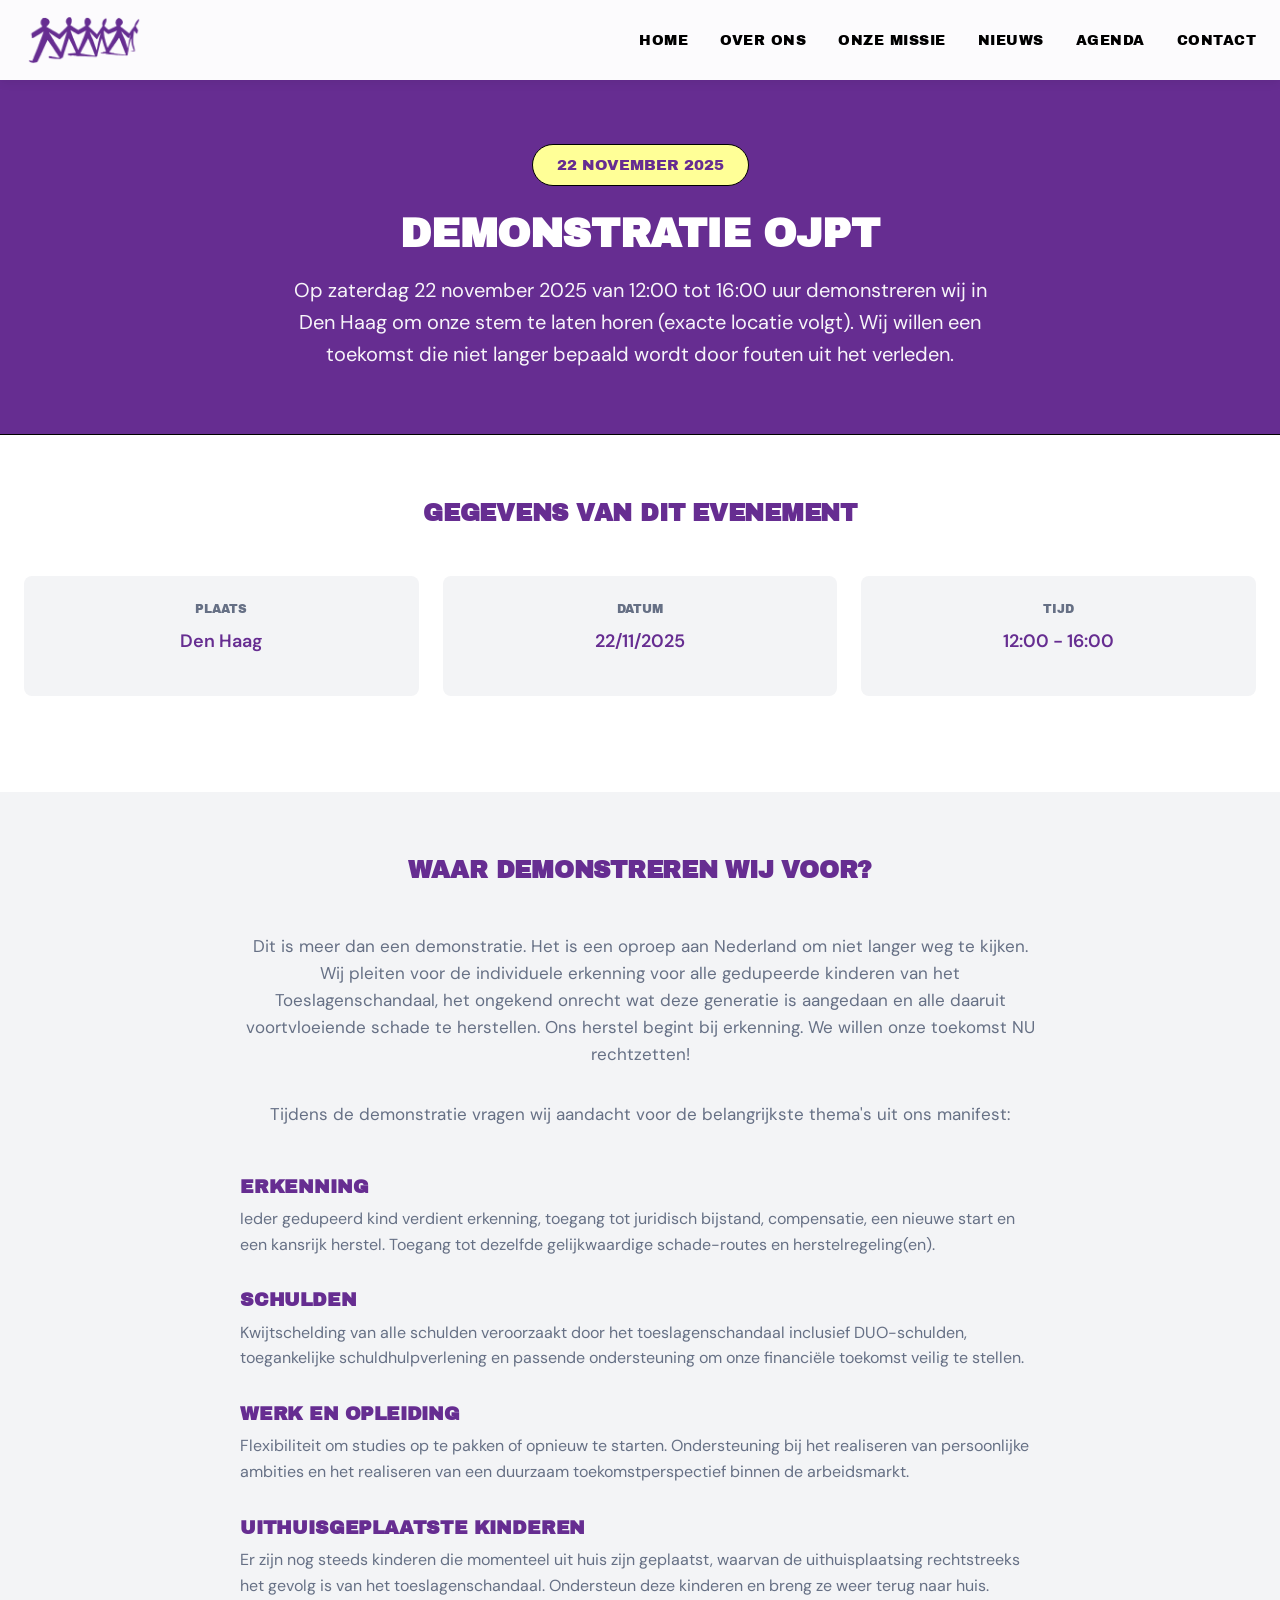
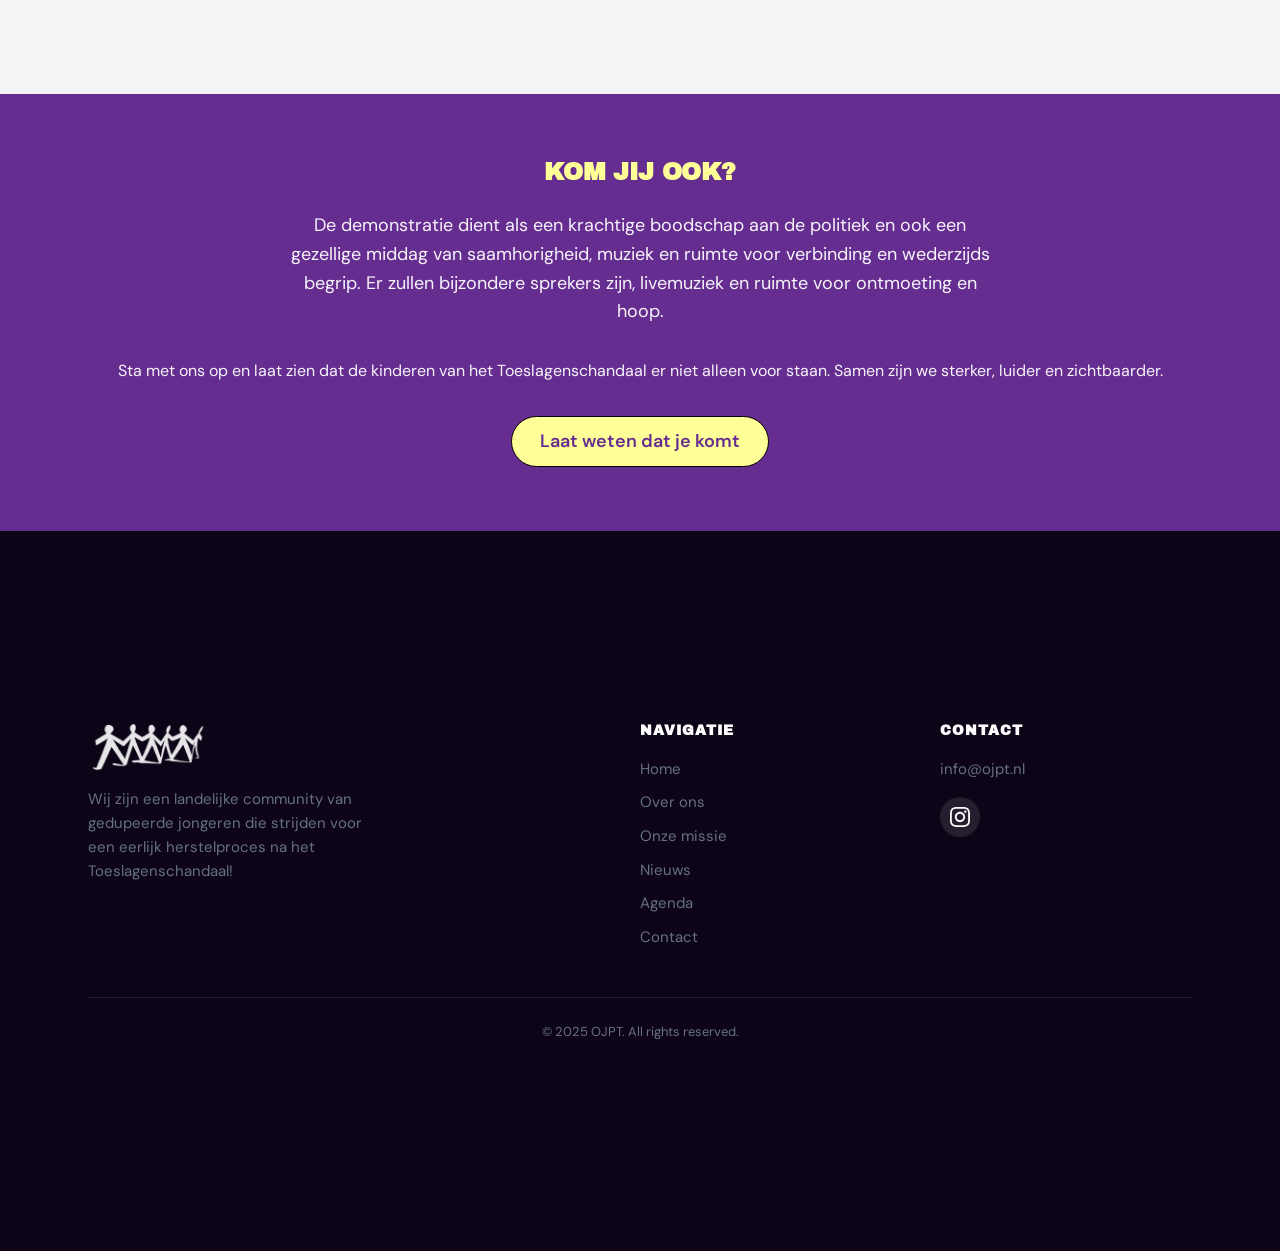
<file: demonstratie.html>
<!DOCTYPE html>
<html lang="nl">
<head>
  <meta charset="UTF-8">
  <meta name="viewport" content="width=device-width, initial-scale=1.0">
  <title>Demonstratie OJPT - Onafhankelijk Jongerenpanel Toeslagen</title>
  <meta name="description" content="Op zaterdag 22 november 2025 demonstreren wij in Den Haag om onze stem te laten horen.">
  <link rel="icon" type="image/svg+xml" href="assets/images/logo-beeldmerk.svg">
  <link href="https://fonts.googleapis.com/css2?family=Archivo+Black&family=DM+Sans:wght@400;500;600;700&family=Quattrocento+Sans:wght@400;700&display=swap" rel="stylesheet">
  <link rel="stylesheet" href="assets/css/style.css">
</head>
<body>

  <header class="site-header">
    <div class="container">
      <a href="index.html" class="site-logo">
        <img src="assets/images/logo-paars.png" alt="Onafhankelijk Jongerenpanel Toeslagen">
      </a>
      <nav class="main-nav">
        <ul>
          <li><a href="index.html">Home</a></li>
          <li><a href="over-ons.html">Over Ons</a></li>
          <li><a href="onze-missie.html">Onze Missie</a></li>
          <li><a href="nieuws.html">Nieuws</a></li>
          <li><a href="agenda.html">Agenda</a></li>
          <li><a href="contact.html">Contact</a></li>
        </ul>
      </nav>
      <button class="menu-toggle" aria-label="Menu openen">
        <span></span><span></span><span></span>
      </button>
    </div>
  </header>

  <section class="demo-hero">
    <div class="container">
      <span class="date-badge">22 NOVEMBER 2025</span>
      <h1>Demonstratie OJPT</h1>
      <p style="max-width: 700px; margin: 0 auto; font-size: 1.25rem; opacity: 0.95;">
        Op zaterdag 22 november 2025 van 12:00 tot 16:00 uur demonstreren wij in Den Haag om onze stem te laten horen (exacte locatie volgt). Wij willen een toekomst die niet langer bepaald wordt door fouten uit het verleden.
      </p>
    </div>
  </section>

  <section class="section">
    <div class="container">
      <h2 class="text-center mb-3" style="color: var(--color-primary);">Gegevens van dit evenement</h2>
      <div class="demo-details">
        <div class="demo-detail-item">
          <p class="label">Plaats</p>
          <p class="value">Den Haag</p>
        </div>
        <div class="demo-detail-item">
          <p class="label">Datum</p>
          <p class="value">22/11/2025</p>
        </div>
        <div class="demo-detail-item">
          <p class="label">Tijd</p>
          <p class="value">12:00 - 16:00</p>
        </div>
      </div>
    </div>
  </section>

  <section class="section section-gray">
    <div class="container">
      <h2 class="text-center mb-3" style="color: var(--color-primary);">Waar demonstreren wij voor?</h2>
      <p style="max-width: 800px; margin: 0 auto 2rem; text-align: center; color: var(--color-gray); font-size: 1.0625rem;">
        Dit is meer dan een demonstratie. Het is een oproep aan Nederland om niet langer weg te kijken. Wij pleiten voor de individuele erkenning voor alle gedupeerde kinderen van het Toeslagenschandaal, het ongekend onrecht wat deze generatie is aangedaan en alle daaruit voortvloeiende schade te herstellen. Ons herstel begint bij erkenning. We willen onze toekomst NU rechtzetten!
      </p>
      <p style="max-width: 800px; margin: 0 auto 3rem; text-align: center; color: var(--color-gray); font-size: 1.0625rem;">
        Tijdens de demonstratie vragen wij aandacht voor de belangrijkste thema's uit ons manifest:
      </p>

      <div class="demo-themes">
        <div class="demo-theme">
          <h3>Erkenning</h3>
          <p>Ieder gedupeerd kind verdient erkenning, toegang tot juridisch bijstand, compensatie, een nieuwe start en een kansrijk herstel. Toegang tot dezelfde gelijkwaardige schade-routes en herstelregeling(en).</p>
        </div>
        <div class="demo-theme">
          <h3>Schulden</h3>
          <p>Kwijtschelding van alle schulden veroorzaakt door het toeslagenschandaal inclusief DUO-schulden, toegankelijke schuldhulpverlening en passende ondersteuning om onze financiële toekomst veilig te stellen.</p>
        </div>
        <div class="demo-theme">
          <h3>Werk en opleiding</h3>
          <p>Flexibiliteit om studies op te pakken of opnieuw te starten. Ondersteuning bij het realiseren van persoonlijke ambities en het realiseren van een duurzaam toekomstperspectief binnen de arbeidsmarkt.</p>
        </div>
        <div class="demo-theme">
          <h3>Uithuisgeplaatste kinderen</h3>
          <p>Er zijn nog steeds kinderen die momenteel uit huis zijn geplaatst, waarvan de uithuisplaatsing rechtstreeks het gevolg is van het toeslagenschandaal. Ondersteun deze kinderen en breng ze weer terug naar huis.</p>
        </div>
      </div>
    </div>
  </section>

  <section class="section section-purple">
    <div class="container text-center">
      <h2 style="color: var(--color-secondary); margin-bottom: 1.5rem;">Kom jij ook?</h2>
      <p style="max-width: 700px; margin: 0 auto 2rem; font-size: 1.125rem; opacity: 0.95;">
        De demonstratie dient als een krachtige boodschap aan de politiek en ook een gezellige middag van saamhorigheid, muziek en ruimte voor verbinding en wederzijds begrip. Er zullen bijzondere sprekers zijn, livemuziek en ruimte voor ontmoeting en hoop.
      </p>
      <p style="margin-bottom: 2rem; opacity: 0.95;">Sta met ons op en laat zien dat de kinderen van het Toeslagenschandaal er niet alleen voor staan. Samen zijn we sterker, luider en zichtbaarder.</p>
      <a href="https://docs.google.com/forms/d/e/1FAIpQLSekt9cLQ0ebSWj9mTpBRpgu5KSo719ZSE2GFeuDgsbLmfiKEQ/viewform" target="_blank" rel="noopener" class="btn btn-secondary btn-large">Laat weten dat je komt</a>
    </div>
  </section>

  <footer class="site-footer">
    <div class="container">
      <div class="footer-grid">
        <div class="footer-brand">
          <img src="assets/images/logo-paars.png" alt="OJPT Logo" style="filter: brightness(0) invert(1);">
          <p>Wij zijn een landelijke community van gedupeerde jongeren die strijden voor een eerlijk herstelproces na het Toeslagenschandaal!</p>
        </div>
        <div class="footer-nav">
          <h4>Navigatie</h4>
          <ul>
            <li><a href="index.html">Home</a></li>
            <li><a href="over-ons.html">Over ons</a></li>
            <li><a href="onze-missie.html">Onze missie</a></li>
            <li><a href="nieuws.html">Nieuws</a></li>
            <li><a href="agenda.html">Agenda</a></li>
            <li><a href="contact.html">Contact</a></li>
          </ul>
        </div>
        <div class="footer-contact">
          <h4>Contact</h4>
          <ul>
            <li><a href="mailto:info@ojpt.nl">info@ojpt.nl</a></li>
          </ul>
          <div class="footer-social">
            <a href="https://www.instagram.com/jongerenpaneltoeslagen" target="_blank" rel="noopener" aria-label="Instagram">
              <svg width="20" height="20" viewBox="0 0 24 24" fill="currentColor"><path d="M12 2.163c3.204 0 3.584.012 4.85.07 3.252.148 4.771 1.691 4.919 4.919.058 1.265.069 1.645.069 4.849 0 3.205-.012 3.584-.069 4.849-.149 3.225-1.664 4.771-4.919 4.919-1.266.058-1.644.07-4.85.07-3.204 0-3.584-.012-4.849-.07-3.26-.149-4.771-1.699-4.919-4.92-.058-1.265-.07-1.644-.07-4.849 0-3.204.013-3.583.07-4.849.149-3.227 1.664-4.771 4.919-4.919 1.266-.057 1.645-.069 4.849-.069zm0-2.163c-3.259 0-3.667.014-4.947.072-4.358.2-6.78 2.618-6.98 6.98-.059 1.281-.073 1.689-.073 4.948 0 3.259.014 3.668.072 4.948.2 4.358 2.618 6.78 6.98 6.98 1.281.058 1.689.072 4.948.072 3.259 0 3.668-.014 4.948-.072 4.354-.2 6.782-2.618 6.979-6.98.059-1.28.073-1.689.073-4.948 0-3.259-.014-3.667-.072-4.947-.196-4.354-2.617-6.78-6.979-6.98-1.281-.059-1.69-.073-4.949-.073zm0 5.838c-3.403 0-6.162 2.759-6.162 6.162s2.759 6.163 6.162 6.163 6.162-2.759 6.162-6.163c0-3.403-2.759-6.162-6.162-6.162zm0 10.162c-2.209 0-4-1.79-4-4 0-2.209 1.791-4 4-4s4 1.791 4 4c0 2.21-1.791 4-4 4zm6.406-11.845c-.796 0-1.441.645-1.441 1.44s.645 1.44 1.441 1.44c.795 0 1.439-.645 1.439-1.44s-.644-1.44-1.439-1.44z"/></svg>
            </a>
          </div>
        </div>
      </div>
      <div class="footer-bottom">
        <p>&copy; 2025 OJPT. All rights reserved.</p>
      </div>
    </div>
  </footer>

  <script src="assets/js/main.js"></script>
</body>
</html>
</file>
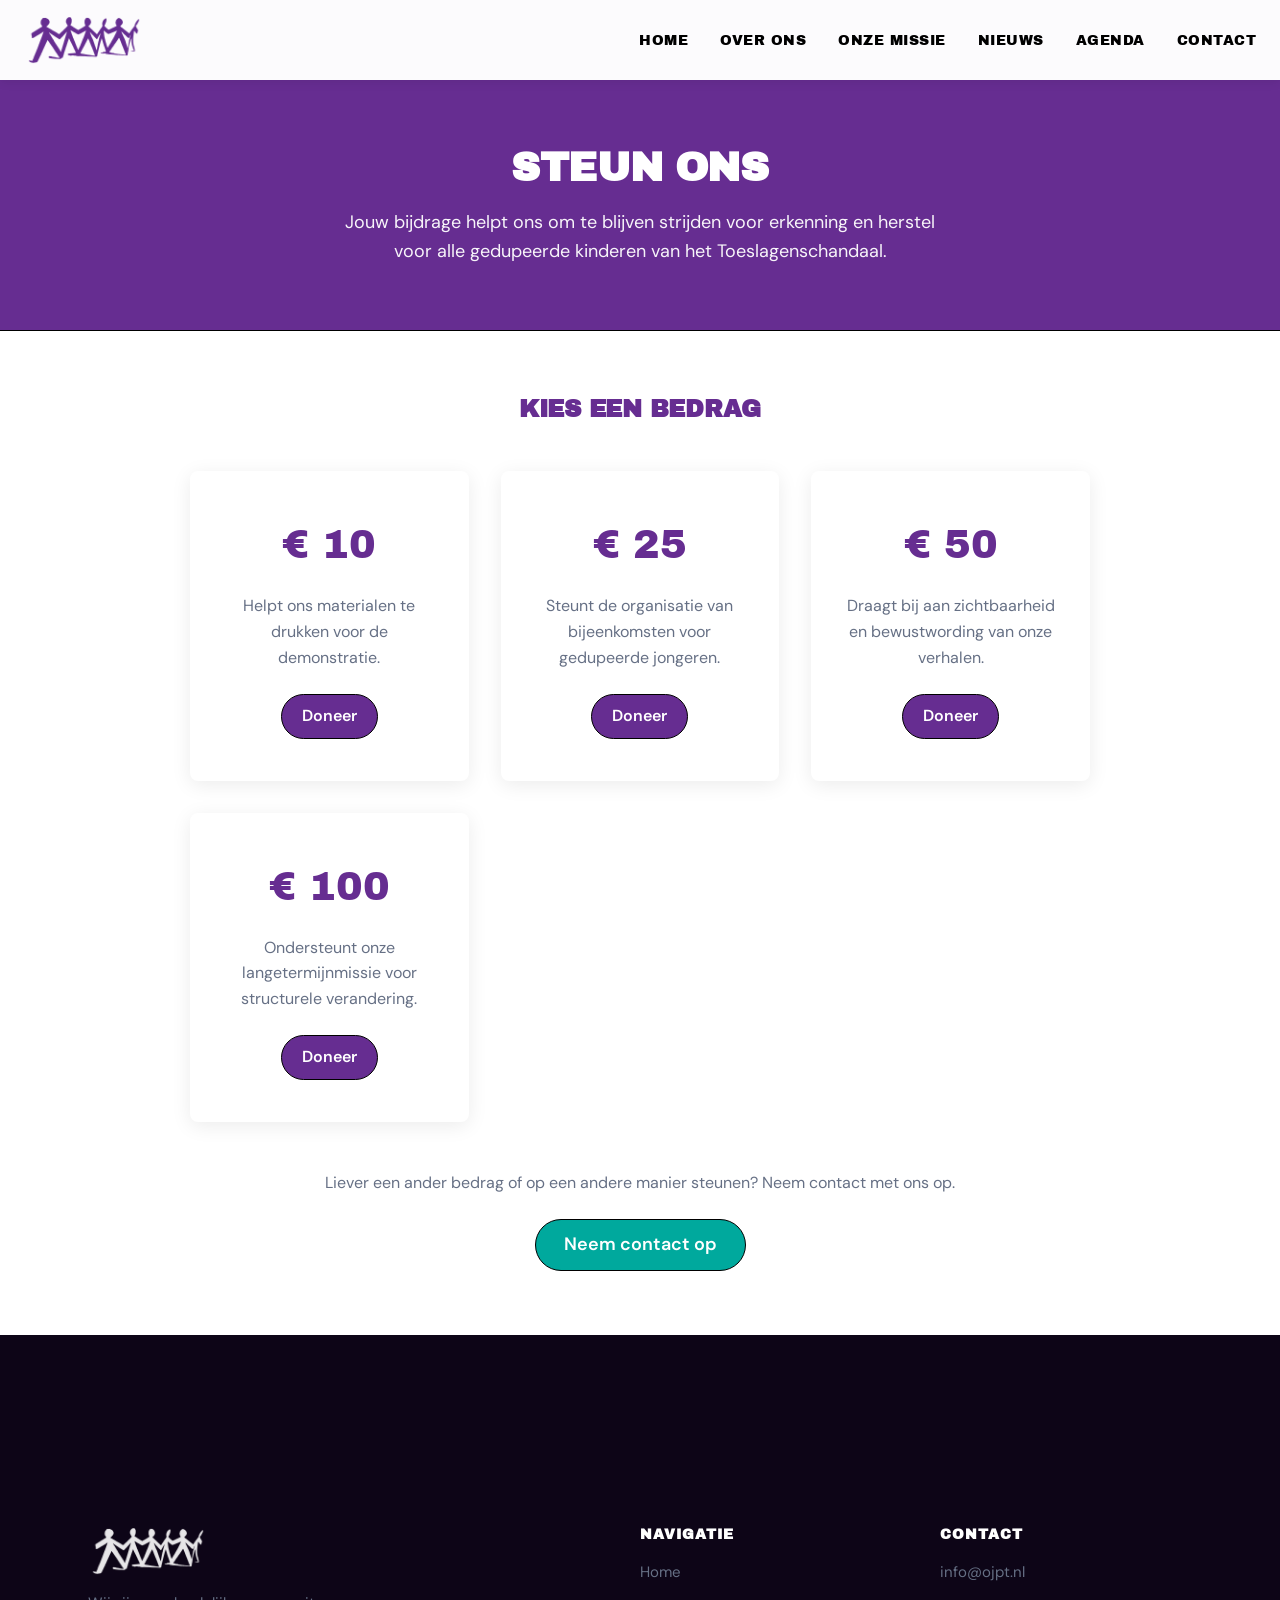
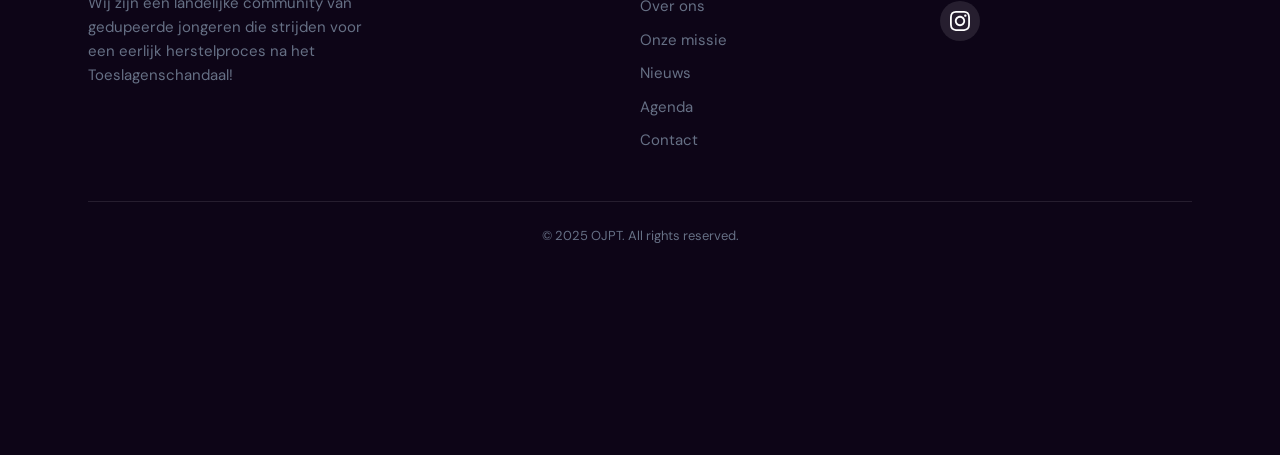
<file: doneren.html>
<!DOCTYPE html>
<html lang="nl">
<head>
  <meta charset="UTF-8">
  <meta name="viewport" content="width=device-width, initial-scale=1.0">
  <title>Doneren - Onafhankelijk Jongerenpanel Toeslagen</title>
  <meta name="description" content="Steun het Onafhankelijk Jongerenpanel Toeslagen met een donatie.">
  <link rel="icon" type="image/svg+xml" href="assets/images/logo-beeldmerk.svg">
  <link href="https://fonts.googleapis.com/css2?family=Archivo+Black&family=DM+Sans:wght@400;500;600;700&family=Quattrocento+Sans:wght@400;700&display=swap" rel="stylesheet">
  <link rel="stylesheet" href="assets/css/style.css">
</head>
<body>

  <header class="site-header">
    <div class="container">
      <a href="index.html" class="site-logo">
        <img src="assets/images/logo-paars.png" alt="Onafhankelijk Jongerenpanel Toeslagen">
      </a>
      <nav class="main-nav">
        <ul>
          <li><a href="index.html">Home</a></li>
          <li><a href="over-ons.html">Over Ons</a></li>
          <li><a href="onze-missie.html">Onze Missie</a></li>
          <li><a href="nieuws.html">Nieuws</a></li>
          <li><a href="agenda.html">Agenda</a></li>
          <li><a href="contact.html">Contact</a></li>
        </ul>
      </nav>
      <button class="menu-toggle" aria-label="Menu openen">
        <span></span><span></span><span></span>
      </button>
    </div>
  </header>

  <section class="donate-hero">
    <div class="container">
      <h1>STEUN ONS</h1>
      <p style="max-width: 600px; margin: 1rem auto 0; font-size: 1.125rem; opacity: 0.95;">
        Jouw bijdrage helpt ons om te blijven strijden voor erkenning en herstel voor alle gedupeerde kinderen van het Toeslagenschandaal.
      </p>
    </div>
  </section>

  <section class="section">
    <div class="container">
      <h2 class="text-center mb-3" style="color: var(--color-primary);">Kies een bedrag</h2>
      <div class="donate-options">
        <div class="donate-card">
          <p class="amount">&euro; 10</p>
          <p>Helpt ons materialen te drukken voor de demonstratie.</p>
          <a href="contact.html" class="btn btn-primary">Doneer</a>
        </div>
        <div class="donate-card">
          <p class="amount">&euro; 25</p>
          <p>Steunt de organisatie van bijeenkomsten voor gedupeerde jongeren.</p>
          <a href="contact.html" class="btn btn-primary">Doneer</a>
        </div>
        <div class="donate-card">
          <p class="amount">&euro; 50</p>
          <p>Draagt bij aan zichtbaarheid en bewustwording van onze verhalen.</p>
          <a href="contact.html" class="btn btn-primary">Doneer</a>
        </div>
        <div class="donate-card">
          <p class="amount">&euro; 100</p>
          <p>Ondersteunt onze langetermijnmissie voor structurele verandering.</p>
          <a href="contact.html" class="btn btn-primary">Doneer</a>
        </div>
      </div>

      <div class="text-center mt-2" style="margin-top: 3rem;">
        <p style="color: var(--color-gray); margin-bottom: 1.5rem;">
          Liever een ander bedrag of op een andere manier steunen? Neem contact met ons op.
        </p>
        <a href="contact.html" class="btn btn-accent btn-large">Neem contact op</a>
      </div>
    </div>
  </section>

  <footer class="site-footer">
    <div class="container">
      <div class="footer-grid">
        <div class="footer-brand">
          <img src="assets/images/logo-paars.png" alt="OJPT Logo" style="filter: brightness(0) invert(1);">
          <p>Wij zijn een landelijke community van gedupeerde jongeren die strijden voor een eerlijk herstelproces na het Toeslagenschandaal!</p>
        </div>
        <div class="footer-nav">
          <h4>Navigatie</h4>
          <ul>
            <li><a href="index.html">Home</a></li>
            <li><a href="over-ons.html">Over ons</a></li>
            <li><a href="onze-missie.html">Onze missie</a></li>
            <li><a href="nieuws.html">Nieuws</a></li>
            <li><a href="agenda.html">Agenda</a></li>
            <li><a href="contact.html">Contact</a></li>
          </ul>
        </div>
        <div class="footer-contact">
          <h4>Contact</h4>
          <ul>
            <li><a href="mailto:info@ojpt.nl">info@ojpt.nl</a></li>
          </ul>
          <div class="footer-social">
            <a href="https://www.instagram.com/jongerenpaneltoeslagen" target="_blank" rel="noopener" aria-label="Instagram">
              <svg width="20" height="20" viewBox="0 0 24 24" fill="currentColor"><path d="M12 2.163c3.204 0 3.584.012 4.85.07 3.252.148 4.771 1.691 4.919 4.919.058 1.265.069 1.645.069 4.849 0 3.205-.012 3.584-.069 4.849-.149 3.225-1.664 4.771-4.919 4.919-1.266.058-1.644.07-4.85.07-3.204 0-3.584-.012-4.849-.07-3.26-.149-4.771-1.699-4.919-4.92-.058-1.265-.07-1.644-.07-4.849 0-3.204.013-3.583.07-4.849.149-3.227 1.664-4.771 4.919-4.919 1.266-.057 1.645-.069 4.849-.069zm0-2.163c-3.259 0-3.667.014-4.947.072-4.358.2-6.78 2.618-6.98 6.98-.059 1.281-.073 1.689-.073 4.948 0 3.259.014 3.668.072 4.948.2 4.358 2.618 6.78 6.98 6.98 1.281.058 1.689.072 4.948.072 3.259 0 3.668-.014 4.948-.072 4.354-.2 6.782-2.618 6.979-6.98.059-1.28.073-1.689.073-4.948 0-3.259-.014-3.667-.072-4.947-.196-4.354-2.617-6.78-6.979-6.98-1.281-.059-1.69-.073-4.949-.073zm0 5.838c-3.403 0-6.162 2.759-6.162 6.162s2.759 6.163 6.162 6.163 6.162-2.759 6.162-6.163c0-3.403-2.759-6.162-6.162-6.162zm0 10.162c-2.209 0-4-1.79-4-4 0-2.209 1.791-4 4-4s4 1.791 4 4c0 2.21-1.791 4-4 4zm6.406-11.845c-.796 0-1.441.645-1.441 1.44s.645 1.44 1.441 1.44c.795 0 1.439-.645 1.439-1.44s-.644-1.44-1.439-1.44z"/></svg>
            </a>
          </div>
        </div>
      </div>
      <div class="footer-bottom">
        <p>&copy; 2025 OJPT. All rights reserved.</p>
      </div>
    </div>
  </footer>

  <script src="assets/js/main.js"></script>
</body>
</html>
</file>
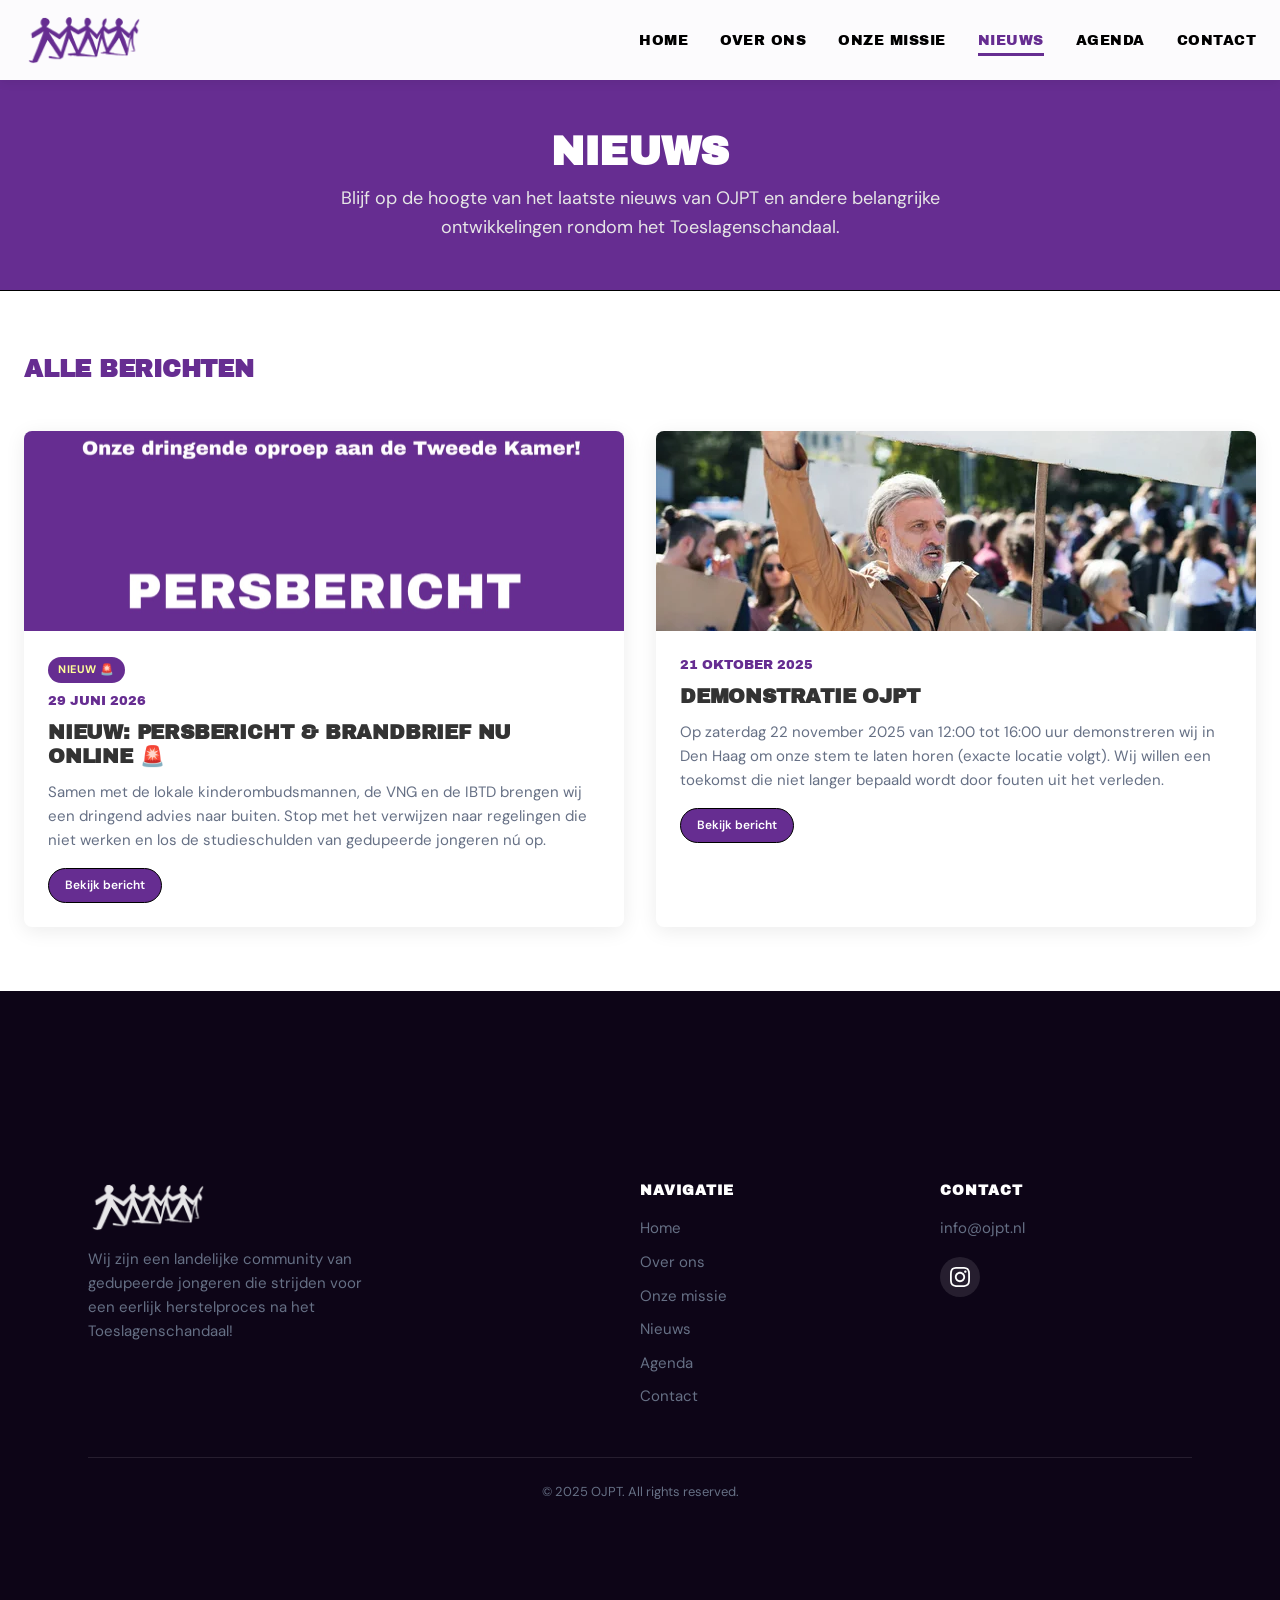
<file: nieuws.html>
<!DOCTYPE html>
<html lang="nl">
<head>
  <meta charset="UTF-8">
  <meta name="viewport" content="width=device-width, initial-scale=1.0">
  <title>Nieuws - Onafhankelijk Jongerenpanel Toeslagen</title>
  <meta name="description" content="Blijf op de hoogte van het laatste nieuws van OJPT en andere belangrijke ontwikkelingen rondom het Toeslagenschandaal.">
  <link rel="icon" type="image/svg+xml" href="assets/images/logo-beeldmerk.svg">
  <link href="https://fonts.googleapis.com/css2?family=Archivo+Black&family=DM+Sans:wght@400;500;600;700&family=Quattrocento+Sans:wght@400;700&display=swap" rel="stylesheet">
  <link rel="stylesheet" href="assets/css/style.css">
</head>
<body>

  <header class="site-header">
    <div class="container">
      <a href="index.html" class="site-logo">
        <img src="assets/images/logo-paars.png" alt="Onafhankelijk Jongerenpanel Toeslagen">
      </a>
      <nav class="main-nav">
        <ul>
          <li><a href="index.html">Home</a></li>
          <li><a href="over-ons.html">Over Ons</a></li>
          <li><a href="onze-missie.html">Onze Missie</a></li>
          <li><a href="nieuws.html">Nieuws</a></li>
          <li><a href="agenda.html">Agenda</a></li>
          <li><a href="contact.html">Contact</a></li>
        </ul>
      </nav>
      <button class="menu-toggle" aria-label="Menu openen">
        <span></span><span></span><span></span>
      </button>
    </div>
  </header>

  <section class="page-header">
    <div class="container">
      <h1>NIEUWS</h1>
      <p>Blijf op de hoogte van het laatste nieuws van OJPT en andere belangrijke ontwikkelingen rondom het Toeslagenschandaal.</p>
    </div>
  </section>

  <section class="section" id="posts">
    <div class="container">
      <h2 class="mb-3" style="color: var(--color-primary);">Alle berichten</h2>
      <div class="card-grid">
        <div class="news-card">
          <img src="assets/images/persbericht/persbericht-brandbrief.jpg" alt="Persbericht en brandbrief over studieschulden">
          <div class="news-card-body">
            <span style="background: var(--color-primary); color: var(--color-secondary); padding: 0.25rem 0.625rem; border-radius: 999px; font-size: 0.6875rem; font-weight: 700; letter-spacing: 0.05em; display: inline-block; margin-bottom: 0.5rem;">NIEUW 🚨</span>
            <p class="date">29 juni 2026</p>
            <h3><a href="persbericht.html" style="color: inherit;">NIEUW: PERSBERICHT & BRANDBRIEF NU ONLINE 🚨</a></h3>
            <p>Samen met de lokale kinderombudsmannen, de VNG en de IBTD brengen wij een dringend advies naar buiten. Stop met het verwijzen naar regelingen die niet werken en los de studieschulden van gedupeerde jongeren nú op.</p>
            <a href="persbericht.html" class="btn btn-primary" style="font-size: 0.75rem; padding: 0.5rem 1rem;">Bekijk bericht</a>
          </div>
        </div>
        <div class="news-card">
          <img src="assets/images/demo-img.png" alt="Demonstratie OJPT">
          <div class="news-card-body">
            <p class="date">21 oktober 2025</p>
            <h3><a href="demonstratie.html" style="color: inherit;">Demonstratie OJPT</a></h3>
            <p>Op zaterdag 22 november 2025 van 12:00 tot 16:00 uur demonstreren wij in Den Haag om onze stem te laten horen (exacte locatie volgt). Wij willen een toekomst die niet langer bepaald wordt door fouten uit het verleden.</p>
            <a href="demonstratie.html" class="btn btn-primary" style="font-size: 0.75rem; padding: 0.5rem 1rem;">Bekijk bericht</a>
          </div>
        </div>
      </div>
    </div>
  </section>

  <footer class="site-footer">
    <div class="container">
      <div class="footer-grid">
        <div class="footer-brand">
          <img src="assets/images/logo-paars.png" alt="OJPT Logo" style="filter: brightness(0) invert(1);">
          <p>Wij zijn een landelijke community van gedupeerde jongeren die strijden voor een eerlijk herstelproces na het Toeslagenschandaal!</p>
        </div>
        <div class="footer-nav">
          <h4>Navigatie</h4>
          <ul>
            <li><a href="index.html">Home</a></li>
            <li><a href="over-ons.html">Over ons</a></li>
            <li><a href="onze-missie.html">Onze missie</a></li>
            <li><a href="nieuws.html">Nieuws</a></li>
            <li><a href="agenda.html">Agenda</a></li>
            <li><a href="contact.html">Contact</a></li>
          </ul>
        </div>
        <div class="footer-contact">
          <h4>Contact</h4>
          <ul>
            <li><a href="mailto:info@ojpt.nl">info@ojpt.nl</a></li>
          </ul>
          <div class="footer-social">
            <a href="https://www.instagram.com/jongerenpaneltoeslagen" target="_blank" rel="noopener" aria-label="Instagram">
              <svg width="20" height="20" viewBox="0 0 24 24" fill="currentColor"><path d="M12 2.163c3.204 0 3.584.012 4.85.07 3.252.148 4.771 1.691 4.919 4.919.058 1.265.069 1.645.069 4.849 0 3.205-.012 3.584-.069 4.849-.149 3.225-1.664 4.771-4.919 4.919-1.266.058-1.644.07-4.85.07-3.204 0-3.584-.012-4.849-.07-3.26-.149-4.771-1.699-4.919-4.92-.058-1.265-.07-1.644-.07-4.849 0-3.204.013-3.583.07-4.849.149-3.227 1.664-4.771 4.919-4.919 1.266-.057 1.645-.069 4.849-.069zm0-2.163c-3.259 0-3.667.014-4.947.072-4.358.2-6.78 2.618-6.98 6.98-.059 1.281-.073 1.689-.073 4.948 0 3.259.014 3.668.072 4.948.2 4.358 2.618 6.78 6.98 6.98 1.281.058 1.689.072 4.948.072 3.259 0 3.668-.014 4.948-.072 4.354-.2 6.782-2.618 6.979-6.98.059-1.28.073-1.689.073-4.948 0-3.259-.014-3.667-.072-4.947-.196-4.354-2.617-6.78-6.979-6.98-1.281-.059-1.69-.073-4.949-.073zm0 5.838c-3.403 0-6.162 2.759-6.162 6.162s2.759 6.163 6.162 6.163 6.162-2.759 6.162-6.163c0-3.403-2.759-6.162-6.162-6.162zm0 10.162c-2.209 0-4-1.79-4-4 0-2.209 1.791-4 4-4s4 1.791 4 4c0 2.21-1.791 4-4 4zm6.406-11.845c-.796 0-1.441.645-1.441 1.44s.645 1.44 1.441 1.44c.795 0 1.439-.645 1.439-1.44s-.644-1.44-1.439-1.44z"/></svg>
            </a>
          </div>
        </div>
      </div>
      <div class="footer-bottom">
        <p>&copy; 2025 OJPT. All rights reserved.</p>
      </div>
    </div>
  </footer>

  <script src="assets/js/main.js"></script>
</body>
</html>
</file>
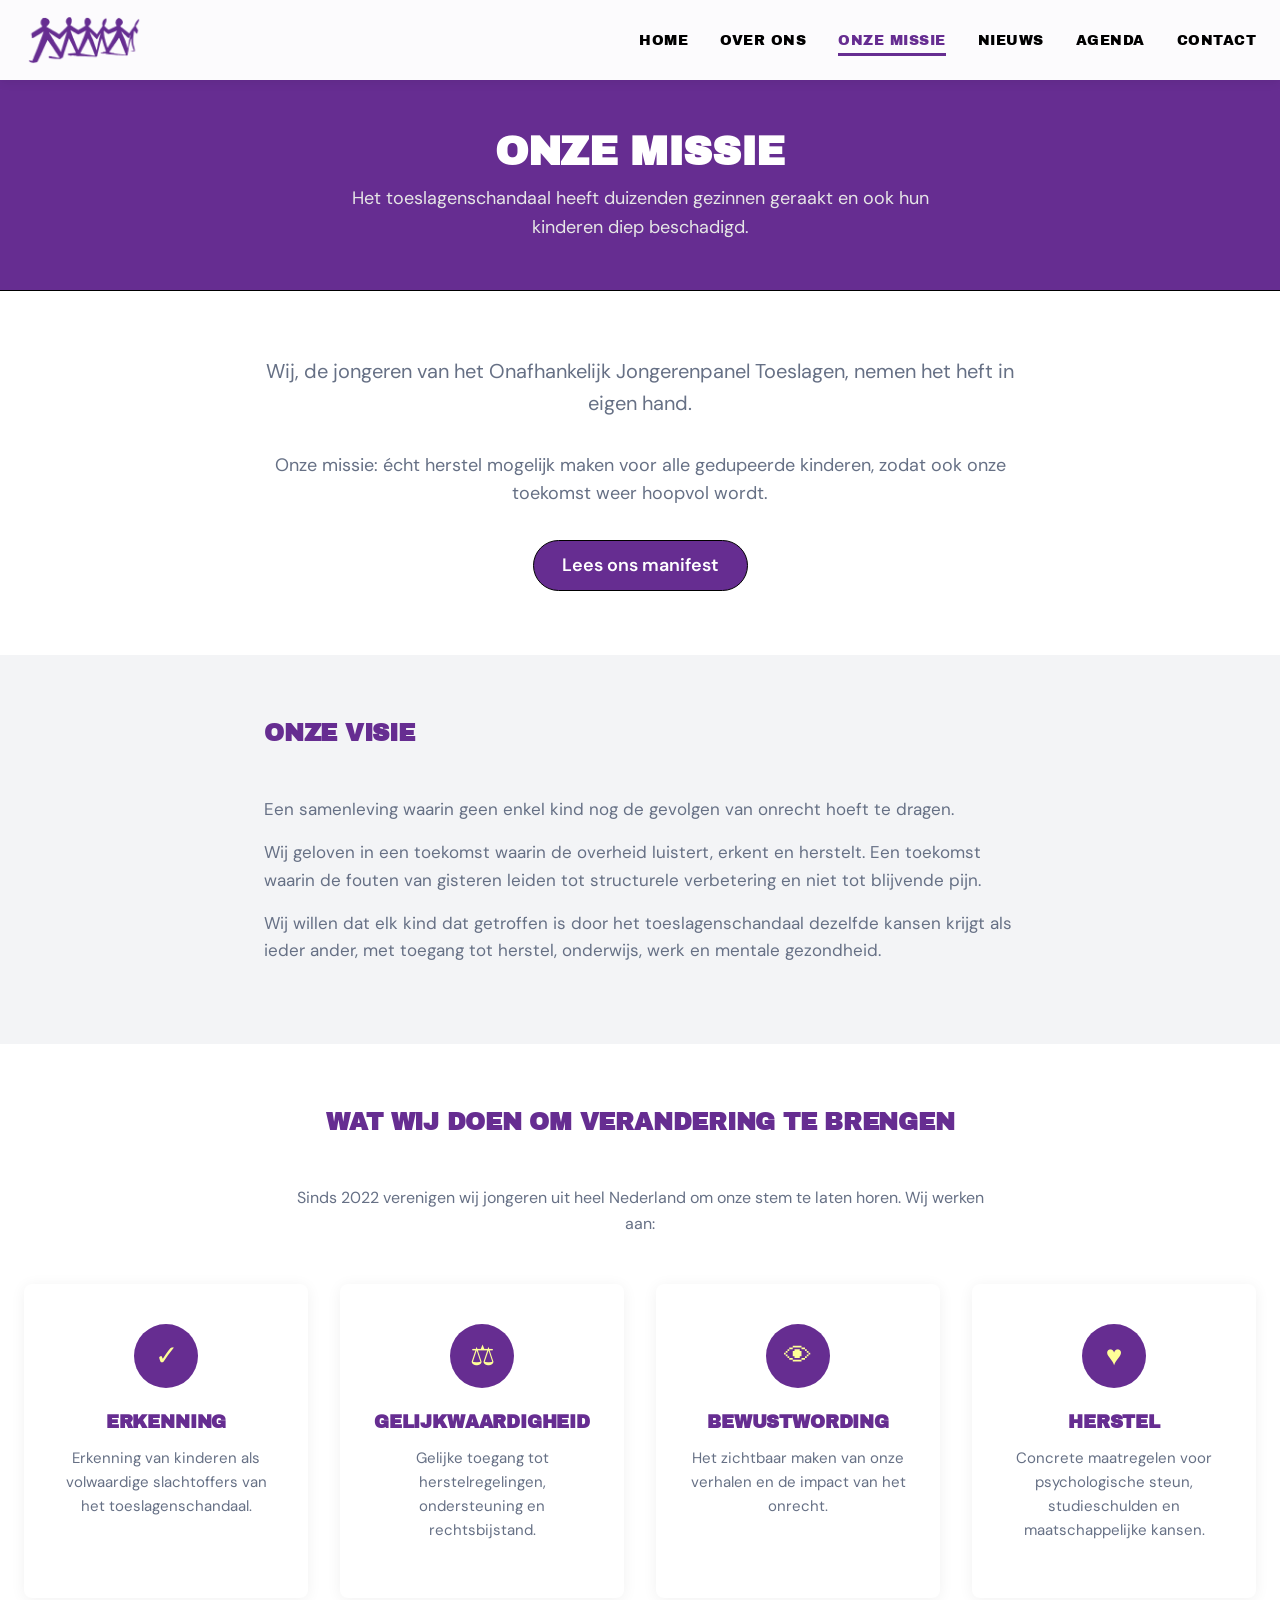
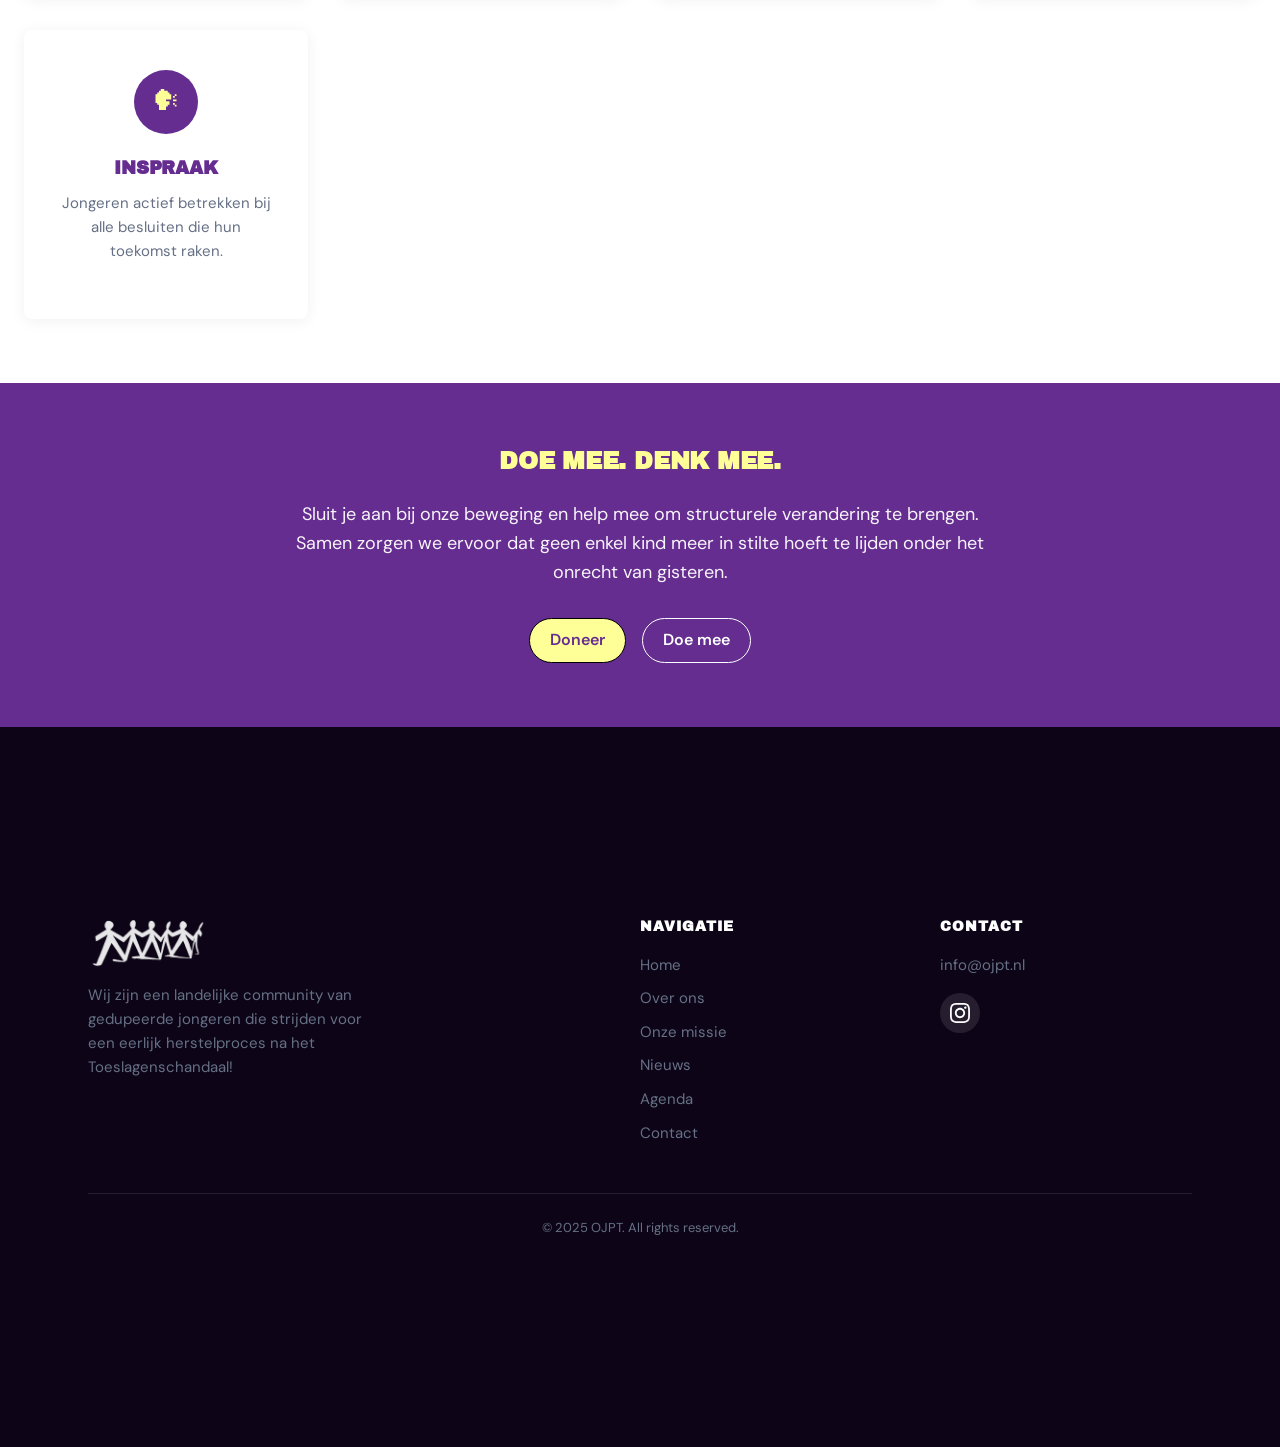
<file: onze-missie.html>
<!DOCTYPE html>
<html lang="nl">
<head>
  <meta charset="UTF-8">
  <meta name="viewport" content="width=device-width, initial-scale=1.0">
  <title>Onze missie - Onafhankelijk Jongerenpanel Toeslagen</title>
  <meta name="description" content="Onze missie: écht herstel mogelijk maken voor alle gedupeerde kinderen, zodat ook onze toekomst weer hoopvol wordt.">
  <link rel="icon" type="image/svg+xml" href="assets/images/logo-beeldmerk.svg">
  <link href="https://fonts.googleapis.com/css2?family=Archivo+Black&family=DM+Sans:wght@400;500;600;700&family=Quattrocento+Sans:wght@400;700&display=swap" rel="stylesheet">
  <link rel="stylesheet" href="assets/css/style.css">
</head>
<body>

  <header class="site-header">
    <div class="container">
      <a href="index.html" class="site-logo">
        <img src="assets/images/logo-paars.png" alt="Onafhankelijk Jongerenpanel Toeslagen">
      </a>
      <nav class="main-nav">
        <ul>
          <li><a href="index.html">Home</a></li>
          <li><a href="over-ons.html">Over Ons</a></li>
          <li><a href="onze-missie.html">Onze Missie</a></li>
          <li><a href="nieuws.html">Nieuws</a></li>
          <li><a href="agenda.html">Agenda</a></li>
          <li><a href="contact.html">Contact</a></li>
        </ul>
      </nav>
      <button class="menu-toggle" aria-label="Menu openen">
        <span></span><span></span><span></span>
      </button>
    </div>
  </header>

  <section class="page-header">
    <div class="container">
      <h1>ONZE MISSIE</h1>
      <p>Het toeslagenschandaal heeft duizenden gezinnen geraakt en ook hun kinderen diep beschadigd.</p>
    </div>
  </section>

  <section class="section">
    <div class="container" style="max-width: 800px;">
      <p style="font-size: 1.25rem; color: var(--color-gray); text-align: center; margin-bottom: 2rem;">
        Wij, de jongeren van het Onafhankelijk Jongerenpanel Toeslagen, nemen het heft in eigen hand.
      </p>
      <p style="font-size: 1.125rem; color: var(--color-gray); text-align: center; margin-bottom: 2rem;">
        Onze missie: écht herstel mogelijk maken voor alle gedupeerde kinderen, zodat ook onze toekomst weer hoopvol wordt.
      </p>
      <div class="text-center">
        <a href="https://drive.google.com/file/d/1d1HCv_fRss8gJZ1cqBP_9h2YK5jcLhHf/view" target="_blank" rel="noopener" class="btn btn-primary btn-large">Lees ons manifest</a>
      </div>
    </div>
  </section>

  <section class="section section-gray">
    <div class="container" style="max-width: 800px;">
      <h2 class="mb-3" style="color: var(--color-primary);">Onze Visie</h2>
      <p style="font-size: 1.0625rem; color: var(--color-gray);">Een samenleving waarin geen enkel kind nog de gevolgen van onrecht hoeft te dragen.</p>
      <p style="font-size: 1.0625rem; color: var(--color-gray);">Wij geloven in een toekomst waarin de overheid luistert, erkent en herstelt. Een toekomst waarin de fouten van gisteren leiden tot structurele verbetering en niet tot blijvende pijn.</p>
      <p style="font-size: 1.0625rem; color: var(--color-gray);">Wij willen dat elk kind dat getroffen is door het toeslagenschandaal dezelfde kansen krijgt als ieder ander, met toegang tot herstel, onderwijs, werk en mentale gezondheid.</p>
    </div>
  </section>

  <section class="section">
    <div class="container">
      <h2 class="text-center mb-3" style="color: var(--color-primary);">WAT WIJ DOEN OM VERANDERING TE BRENGEN</h2>
      <p class="text-center mb-3" style="color: var(--color-gray); max-width: 700px; margin: 0 auto 3rem;">
        Sinds 2022 verenigen wij jongeren uit heel Nederland om onze stem te laten horen. Wij werken aan:
      </p>
      <div class="pijlers-grid">
        <div class="pijler-card">
          <div class="pijler-icon">✓</div>
          <h3>ERKENNING</h3>
          <p>Erkenning van kinderen als volwaardige slachtoffers van het toeslagenschandaal.</p>
        </div>
        <div class="pijler-card">
          <div class="pijler-icon">⚖</div>
          <h3>GELIJKWAARDIGHEID</h3>
          <p>Gelijke toegang tot herstelregelingen, ondersteuning en rechtsbijstand.</p>
        </div>
        <div class="pijler-card">
          <div class="pijler-icon">👁</div>
          <h3>BEWUSTWORDING</h3>
          <p>Het zichtbaar maken van onze verhalen en de impact van het onrecht.</p>
        </div>
        <div class="pijler-card">
          <div class="pijler-icon">♥</div>
          <h3>HERSTEL</h3>
          <p>Concrete maatregelen voor psychologische steun, studieschulden en maatschappelijke kansen.</p>
        </div>
        <div class="pijler-card">
          <div class="pijler-icon">🗣</div>
          <h3>INSPRAAK</h3>
          <p>Jongeren actief betrekken bij alle besluiten die hun toekomst raken.</p>
        </div>
      </div>
    </div>
  </section>

  <section class="section section-purple">
    <div class="container text-center">
      <h2 style="color: var(--color-secondary); margin-bottom: 1.5rem;">Doe mee. Denk mee.</h2>
      <p style="max-width: 700px; margin: 0 auto 2rem; font-size: 1.125rem; opacity: 0.95;">
        Sluit je aan bij onze beweging en help mee om structurele verandering te brengen. Samen zorgen we ervoor dat geen enkel kind meer in stilte hoeft te lijden onder het onrecht van gisteren.
      </p>
      <div style="display: flex; gap: 1rem; justify-content: center; flex-wrap: wrap;">
        <a href="doneren.html" class="btn btn-secondary">Doneer</a>
        <a href="contact.html" class="btn btn-outline">Doe mee</a>
      </div>
    </div>
  </section>

  <footer class="site-footer">
    <div class="container">
      <div class="footer-grid">
        <div class="footer-brand">
          <img src="assets/images/logo-paars.png" alt="OJPT Logo" style="filter: brightness(0) invert(1);">
          <p>Wij zijn een landelijke community van gedupeerde jongeren die strijden voor een eerlijk herstelproces na het Toeslagenschandaal!</p>
        </div>
        <div class="footer-nav">
          <h4>Navigatie</h4>
          <ul>
            <li><a href="index.html">Home</a></li>
            <li><a href="over-ons.html">Over ons</a></li>
            <li><a href="onze-missie.html">Onze missie</a></li>
            <li><a href="nieuws.html">Nieuws</a></li>
            <li><a href="agenda.html">Agenda</a></li>
            <li><a href="contact.html">Contact</a></li>
          </ul>
        </div>
        <div class="footer-contact">
          <h4>Contact</h4>
          <ul>
            <li><a href="mailto:info@ojpt.nl">info@ojpt.nl</a></li>
          </ul>
          <div class="footer-social">
            <a href="https://www.instagram.com/jongerenpaneltoeslagen" target="_blank" rel="noopener" aria-label="Instagram">
              <svg width="20" height="20" viewBox="0 0 24 24" fill="currentColor"><path d="M12 2.163c3.204 0 3.584.012 4.85.07 3.252.148 4.771 1.691 4.919 4.919.058 1.265.069 1.645.069 4.849 0 3.205-.012 3.584-.069 4.849-.149 3.225-1.664 4.771-4.919 4.919-1.266.058-1.644.07-4.85.07-3.204 0-3.584-.012-4.849-.07-3.26-.149-4.771-1.699-4.919-4.92-.058-1.265-.07-1.644-.07-4.849 0-3.204.013-3.583.07-4.849.149-3.227 1.664-4.771 4.919-4.919 1.266-.057 1.645-.069 4.849-.069zm0-2.163c-3.259 0-3.667.014-4.947.072-4.358.2-6.78 2.618-6.98 6.98-.059 1.281-.073 1.689-.073 4.948 0 3.259.014 3.668.072 4.948.2 4.358 2.618 6.78 6.98 6.98 1.281.058 1.689.072 4.948.072 3.259 0 3.668-.014 4.948-.072 4.354-.2 6.782-2.618 6.979-6.98.059-1.28.073-1.689.073-4.948 0-3.259-.014-3.667-.072-4.947-.196-4.354-2.617-6.78-6.979-6.98-1.281-.059-1.69-.073-4.949-.073zm0 5.838c-3.403 0-6.162 2.759-6.162 6.162s2.759 6.163 6.162 6.163 6.162-2.759 6.162-6.163c0-3.403-2.759-6.162-6.162-6.162zm0 10.162c-2.209 0-4-1.79-4-4 0-2.209 1.791-4 4-4s4 1.791 4 4c0 2.21-1.791 4-4 4zm6.406-11.845c-.796 0-1.441.645-1.441 1.44s.645 1.44 1.441 1.44c.795 0 1.439-.645 1.439-1.44s-.644-1.44-1.439-1.44z"/></svg>
            </a>
          </div>
        </div>
      </div>
      <div class="footer-bottom">
        <p>&copy; 2025 OJPT. All rights reserved.</p>
      </div>
    </div>
  </footer>

  <script src="assets/js/main.js"></script>
</body>
</html>
</file>
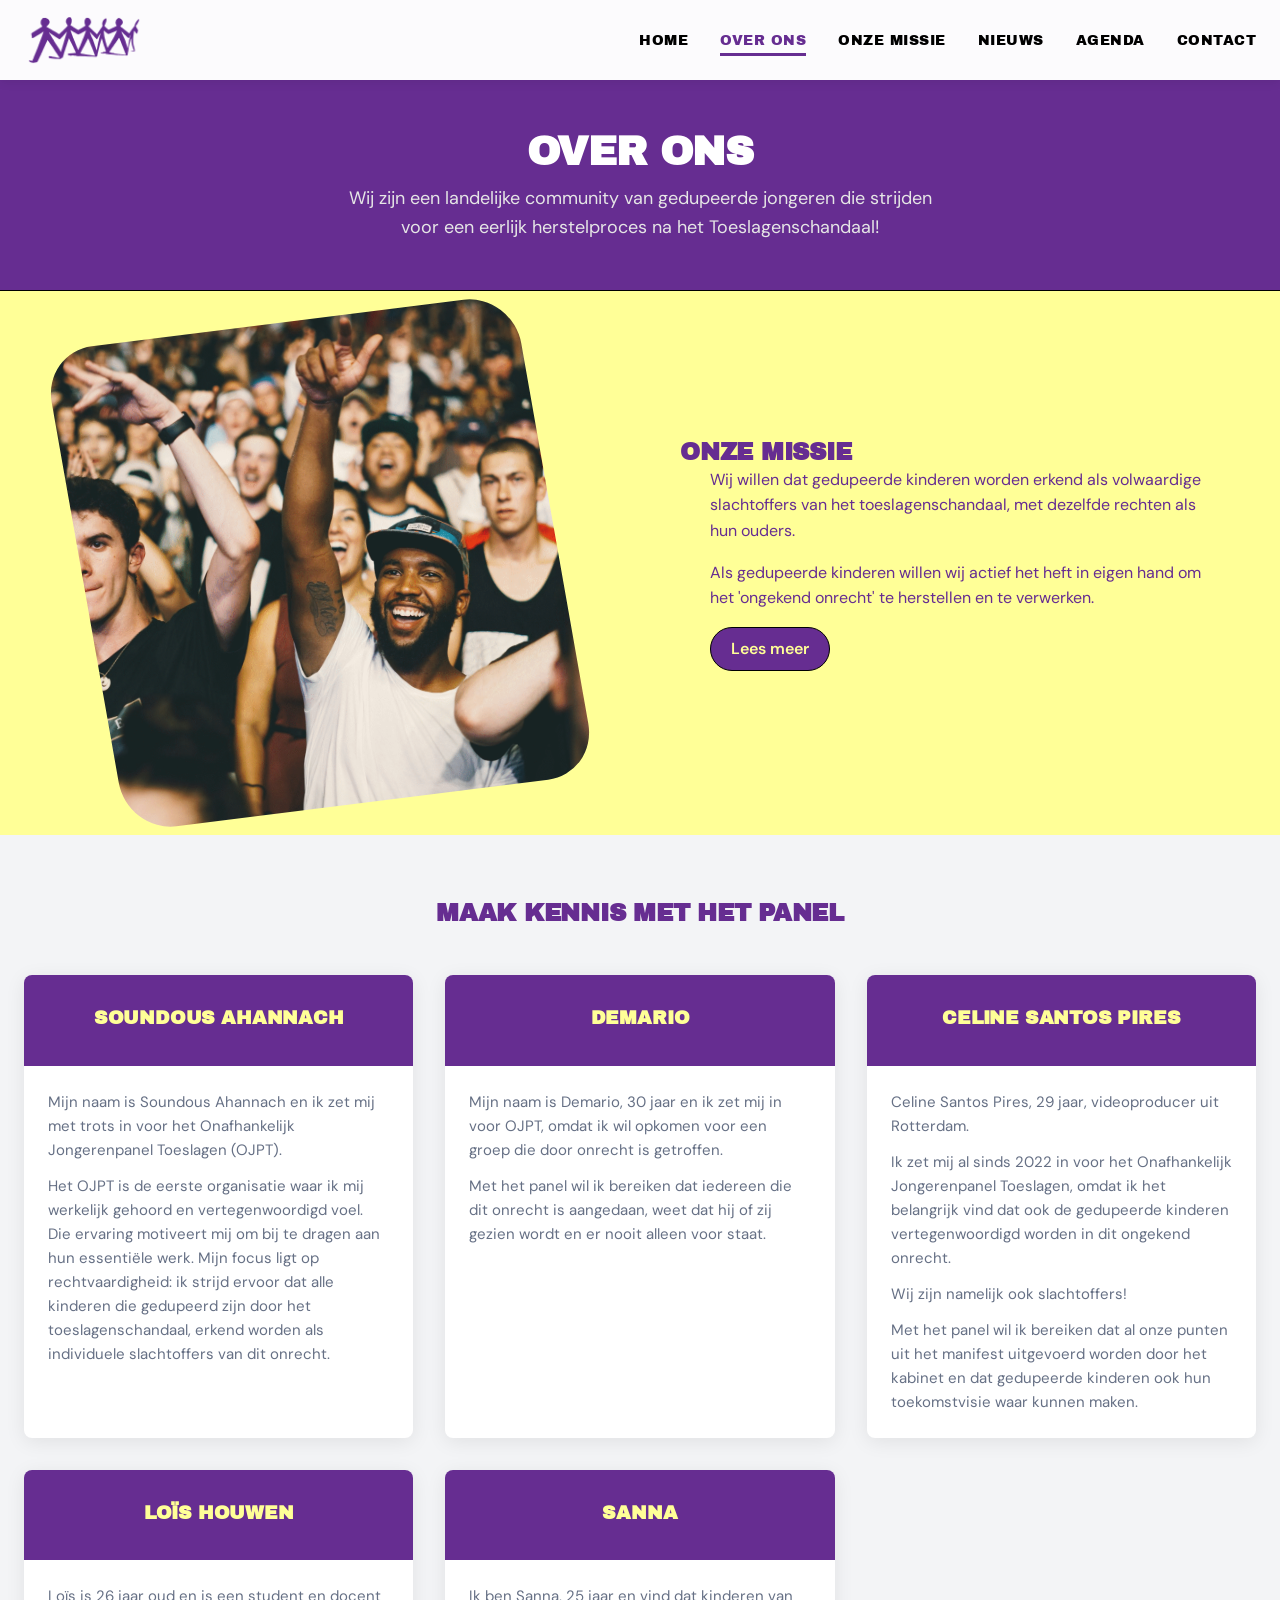
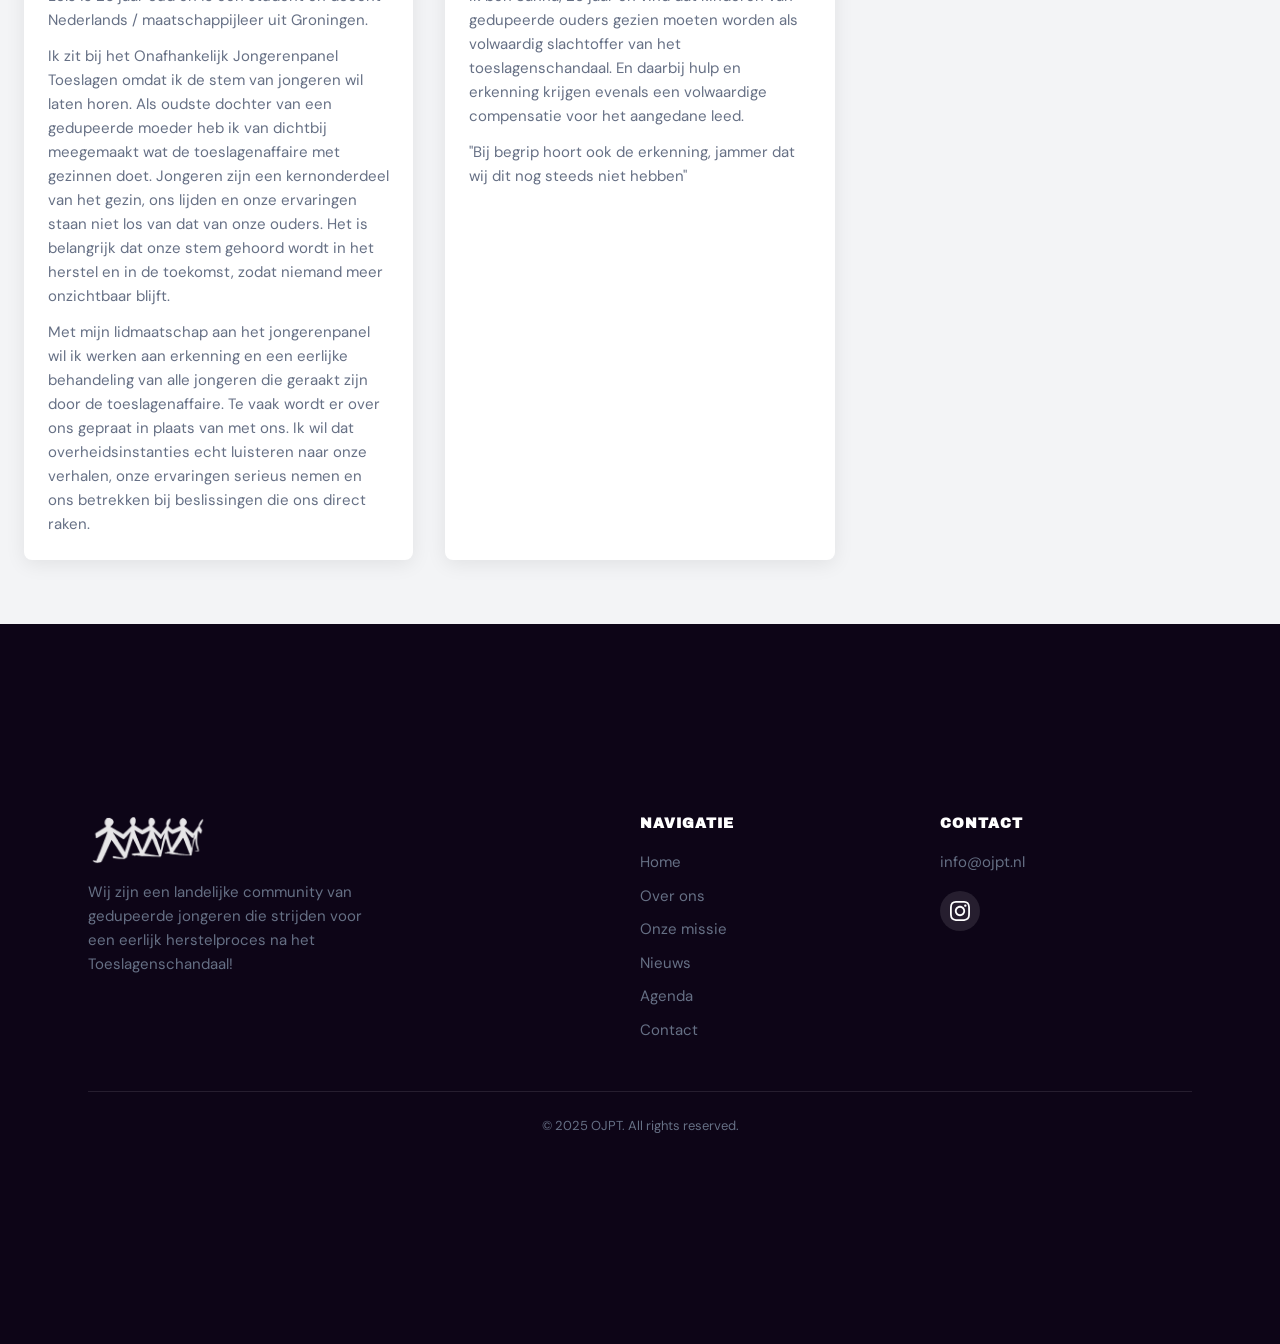
<file: over-ons.html>
<!DOCTYPE html>
<html lang="nl">
<head>
  <meta charset="UTF-8">
  <meta name="viewport" content="width=device-width, initial-scale=1.0">
  <title>Over ons - Onafhankelijk Jongerenpanel Toeslagen</title>
  <meta name="description" content="Maak kennis met het Onafhankelijk Jongerenpanel Toeslagen en haar leden.">
  <link rel="icon" type="image/svg+xml" href="assets/images/logo-beeldmerk.svg">
  <link href="https://fonts.googleapis.com/css2?family=Archivo+Black&family=DM+Sans:wght@400;500;600;700&family=Quattrocento+Sans:wght@400;700&display=swap" rel="stylesheet">
  <link rel="stylesheet" href="assets/css/style.css">
</head>
<body>

  <header class="site-header">
    <div class="container">
      <a href="index.html" class="site-logo">
        <img src="assets/images/logo-paars.png" alt="Onafhankelijk Jongerenpanel Toeslagen">
      </a>
      <nav class="main-nav">
        <ul>
          <li><a href="index.html">Home</a></li>
          <li><a href="over-ons.html">Over Ons</a></li>
          <li><a href="onze-missie.html">Onze Missie</a></li>
          <li><a href="nieuws.html">Nieuws</a></li>
          <li><a href="agenda.html">Agenda</a></li>
          <li><a href="contact.html">Contact</a></li>
        </ul>
      </nav>
      <button class="menu-toggle" aria-label="Menu openen">
        <span></span><span></span><span></span>
      </button>
    </div>
  </header>

  <section class="page-header">
    <div class="container">
      <h1>OVER ONS</h1>
      <p>Wij zijn een landelijke community van gedupeerde jongeren die strijden voor een eerlijk herstelproces na het Toeslagenschandaal!</p>
    </div>
  </section>

  <section class="section-yellow">
    <div class="split-row">
      <div class="half image-half">
        <div class="img-wrap">
          <img src="assets/images/hero-bg.png" alt="OJPT" loading="lazy">
        </div>
      </div>
      <div class="half content-half">
        <h2>ONZE MISSIE</h2>
        <p>Wij willen dat gedupeerde kinderen worden erkend als volwaardige slachtoffers van het toeslagenschandaal, met dezelfde rechten als hun ouders.</p>
        <p>Als gedupeerde kinderen willen wij actief het heft in eigen hand om het 'ongekend onrecht' te herstellen en te verwerken.</p>
        <p><a href="onze-missie.html" class="btn btn-primary">Lees meer</a></p>
      </div>
    </div>
  </section>

  <section class="section section-gray">
    <div class="container">
      <h2 class="text-center mb-3" style="color: var(--color-primary);">MAAK KENNIS MET HET PANEL</h2>
      <div class="panel-grid">

        <div class="panel-card">
          <div class="panel-card-header">
            <h3>SOUNDOUS AHANNACH</h3>
          </div>
          <div class="panel-card-body">
            <p>Mijn naam is Soundous Ahannach en ik zet mij met trots in voor het Onafhankelijk Jongerenpanel Toeslagen (OJPT).</p>
            <p>Het OJPT is de eerste organisatie waar ik mij werkelijk gehoord en vertegenwoordigd voel. Die ervaring motiveert mij om bij te dragen aan hun essentiële werk. Mijn focus ligt op rechtvaardigheid: ik strijd ervoor dat alle kinderen die gedupeerd zijn door het toeslagenschandaal, erkend worden als individuele slachtoffers van dit onrecht.</p>
          </div>
        </div>

        <div class="panel-card">
          <div class="panel-card-header">
            <h3>DEMARIO</h3>
          </div>
          <div class="panel-card-body">
            <p>Mijn naam is Demario, 30 jaar en ik zet mij in voor OJPT, omdat ik wil opkomen voor een groep die door onrecht is getroffen.</p>
            <p>Met het panel wil ik bereiken dat iedereen die dit onrecht is aangedaan, weet dat hij of zij gezien wordt en er nooit alleen voor staat.</p>
          </div>
        </div>

        <div class="panel-card">
          <div class="panel-card-header">
            <h3>CELINE SANTOS PIRES</h3>
          </div>
          <div class="panel-card-body">
            <p>Celine Santos Pires, 29 jaar, videoproducer uit Rotterdam.</p>
            <p>Ik zet mij al sinds 2022 in voor het Onafhankelijk Jongerenpanel Toeslagen, omdat ik het belangrijk vind dat ook de gedupeerde kinderen vertegenwoordigd worden in dit ongekend onrecht.</p>
            <p>Wij zijn namelijk ook slachtoffers!</p>
            <p>Met het panel wil ik bereiken dat al onze punten uit het manifest uitgevoerd worden door het kabinet en dat gedupeerde kinderen ook hun toekomstvisie waar kunnen maken.</p>
          </div>
        </div>

        <div class="panel-card">
          <div class="panel-card-header">
            <h3>LOÏS HOUWEN</h3>
          </div>
          <div class="panel-card-body">
            <p>Loïs is 26 jaar oud en is een student en docent Nederlands / maatschappijleer uit Groningen.</p>
            <p>Ik zit bij het Onafhankelijk Jongerenpanel Toeslagen omdat ik de stem van jongeren wil laten horen. Als oudste dochter van een gedupeerde moeder heb ik van dichtbij meegemaakt wat de toeslagenaffaire met gezinnen doet. Jongeren zijn een kernonderdeel van het gezin, ons lijden en onze ervaringen staan niet los van dat van onze ouders. Het is belangrijk dat onze stem gehoord wordt in het herstel en in de toekomst, zodat niemand meer onzichtbaar blijft.</p>
            <p>Met mijn lidmaatschap aan het jongerenpanel wil ik werken aan erkenning en een eerlijke behandeling van alle jongeren die geraakt zijn door de toeslagenaffaire. Te vaak wordt er over ons gepraat in plaats van met ons. Ik wil dat overheidsinstanties echt luisteren naar onze verhalen, onze ervaringen serieus nemen en ons betrekken bij beslissingen die ons direct raken.</p>
          </div>
        </div>

        <div class="panel-card">
          <div class="panel-card-header">
            <h3>SANNA</h3>
          </div>
          <div class="panel-card-body">
            <p>Ik ben Sanna, 25 jaar en vind dat kinderen van gedupeerde ouders gezien moeten worden als volwaardig slachtoffer van het toeslagenschandaal. En daarbij hulp en erkenning krijgen evenals een volwaardige compensatie voor het aangedane leed.</p>
            <p>"Bij begrip hoort ook de erkenning, jammer dat wij dit nog steeds niet hebben"</p>
          </div>
        </div>

      </div>
    </div>
  </section>

  <footer class="site-footer">
    <div class="container">
      <div class="footer-grid">
        <div class="footer-brand">
          <img src="assets/images/logo-paars.png" alt="OJPT Logo" style="filter: brightness(0) invert(1);">
          <p>Wij zijn een landelijke community van gedupeerde jongeren die strijden voor een eerlijk herstelproces na het Toeslagenschandaal!</p>
        </div>
        <div class="footer-nav">
          <h4>Navigatie</h4>
          <ul>
            <li><a href="index.html">Home</a></li>
            <li><a href="over-ons.html">Over ons</a></li>
            <li><a href="onze-missie.html">Onze missie</a></li>
            <li><a href="nieuws.html">Nieuws</a></li>
            <li><a href="agenda.html">Agenda</a></li>
            <li><a href="contact.html">Contact</a></li>
          </ul>
        </div>
        <div class="footer-contact">
          <h4>Contact</h4>
          <ul>
            <li><a href="mailto:info@ojpt.nl">info@ojpt.nl</a></li>
          </ul>
          <div class="footer-social">
            <a href="https://www.instagram.com/jongerenpaneltoeslagen" target="_blank" rel="noopener" aria-label="Instagram">
              <svg width="20" height="20" viewBox="0 0 24 24" fill="currentColor"><path d="M12 2.163c3.204 0 3.584.012 4.85.07 3.252.148 4.771 1.691 4.919 4.919.058 1.265.069 1.645.069 4.849 0 3.205-.012 3.584-.069 4.849-.149 3.225-1.664 4.771-4.919 4.919-1.266.058-1.644.07-4.85.07-3.204 0-3.584-.012-4.849-.07-3.26-.149-4.771-1.699-4.919-4.92-.058-1.265-.07-1.644-.07-4.849 0-3.204.013-3.583.07-4.849.149-3.227 1.664-4.771 4.919-4.919 1.266-.057 1.645-.069 4.849-.069zm0-2.163c-3.259 0-3.667.014-4.947.072-4.358.2-6.78 2.618-6.98 6.98-.059 1.281-.073 1.689-.073 4.948 0 3.259.014 3.668.072 4.948.2 4.358 2.618 6.78 6.98 6.98 1.281.058 1.689.072 4.948.072 3.259 0 3.668-.014 4.948-.072 4.354-.2 6.782-2.618 6.979-6.98.059-1.28.073-1.689.073-4.948 0-3.259-.014-3.667-.072-4.947-.196-4.354-2.617-6.78-6.979-6.98-1.281-.059-1.69-.073-4.949-.073zm0 5.838c-3.403 0-6.162 2.759-6.162 6.162s2.759 6.163 6.162 6.163 6.162-2.759 6.162-6.163c0-3.403-2.759-6.162-6.162-6.162zm0 10.162c-2.209 0-4-1.79-4-4 0-2.209 1.791-4 4-4s4 1.791 4 4c0 2.21-1.791 4-4 4zm6.406-11.845c-.796 0-1.441.645-1.441 1.44s.645 1.44 1.441 1.44c.795 0 1.439-.645 1.439-1.44s-.644-1.44-1.439-1.44z"/></svg>
            </a>
          </div>
        </div>
      </div>
      <div class="footer-bottom">
        <p>&copy; 2025 OJPT. All rights reserved.</p>
      </div>
    </div>
  </footer>

  <script src="assets/js/main.js"></script>
</body>
</html>
</file>
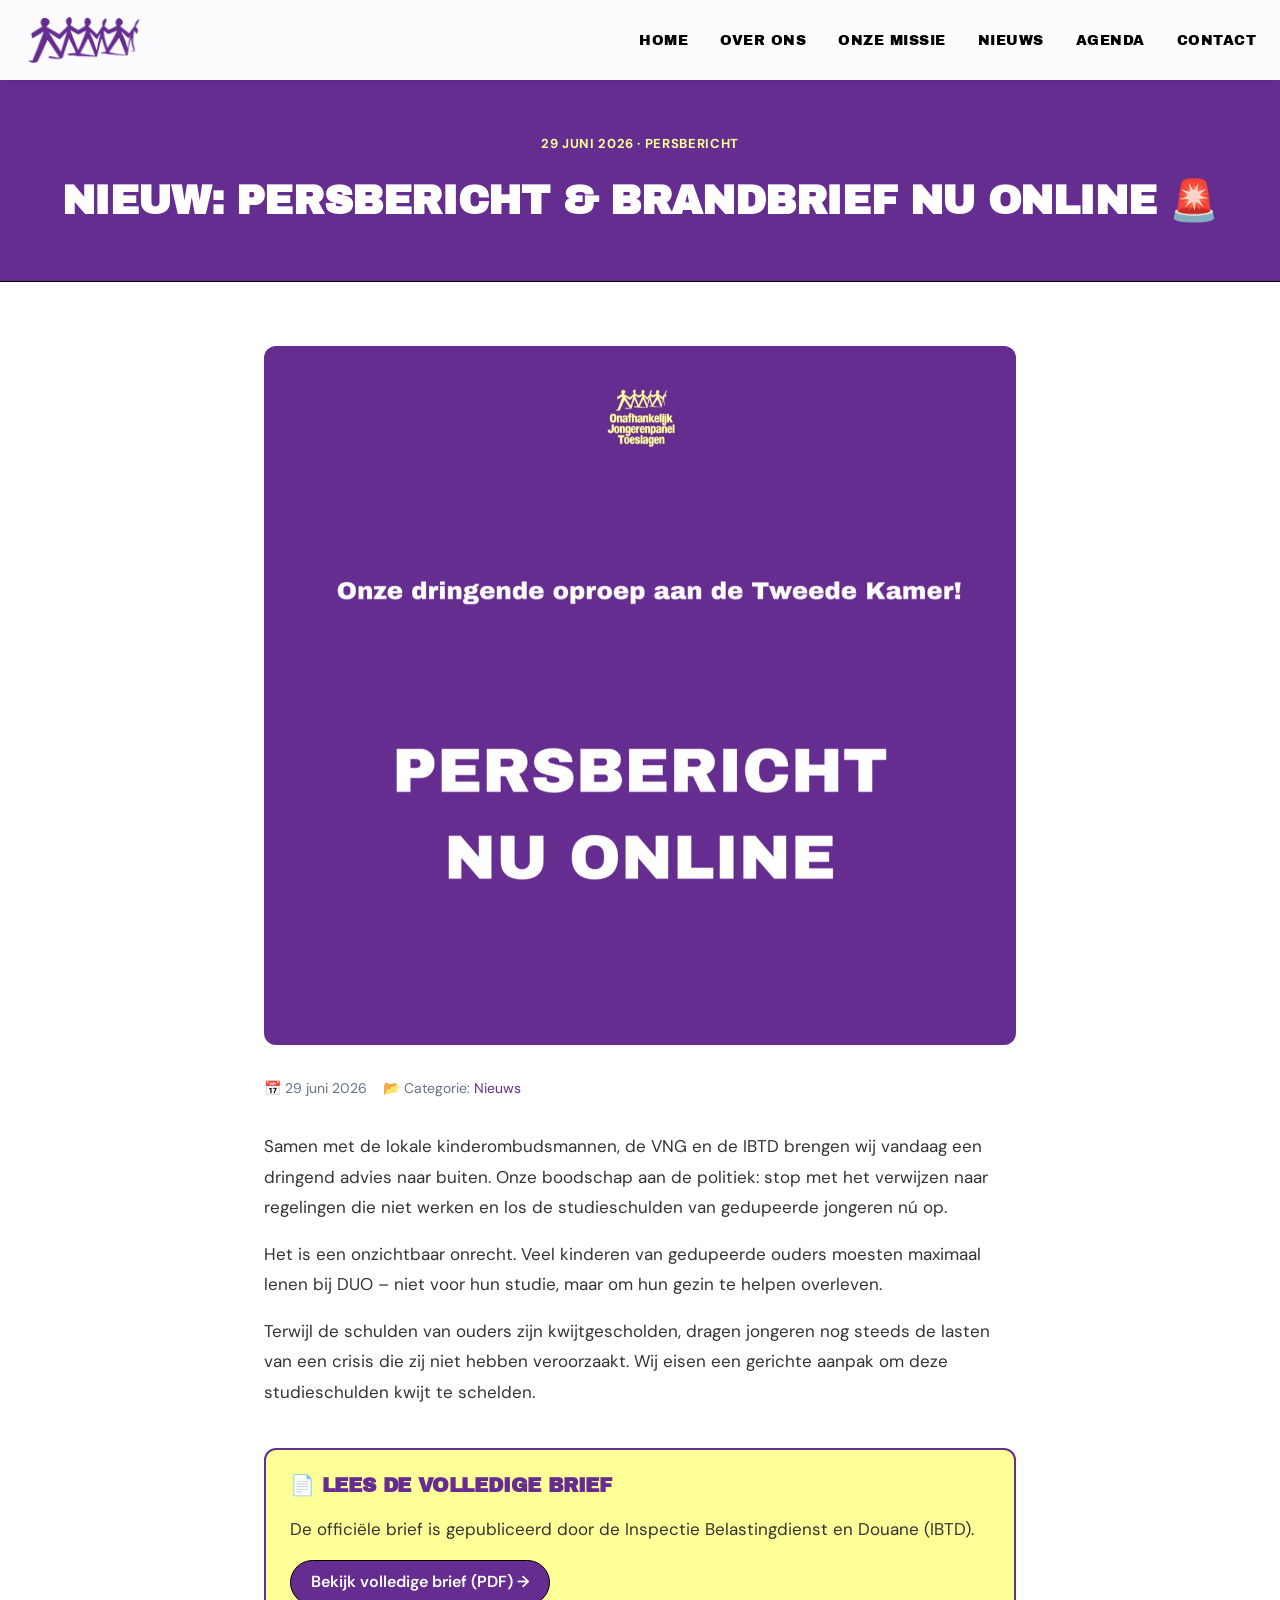
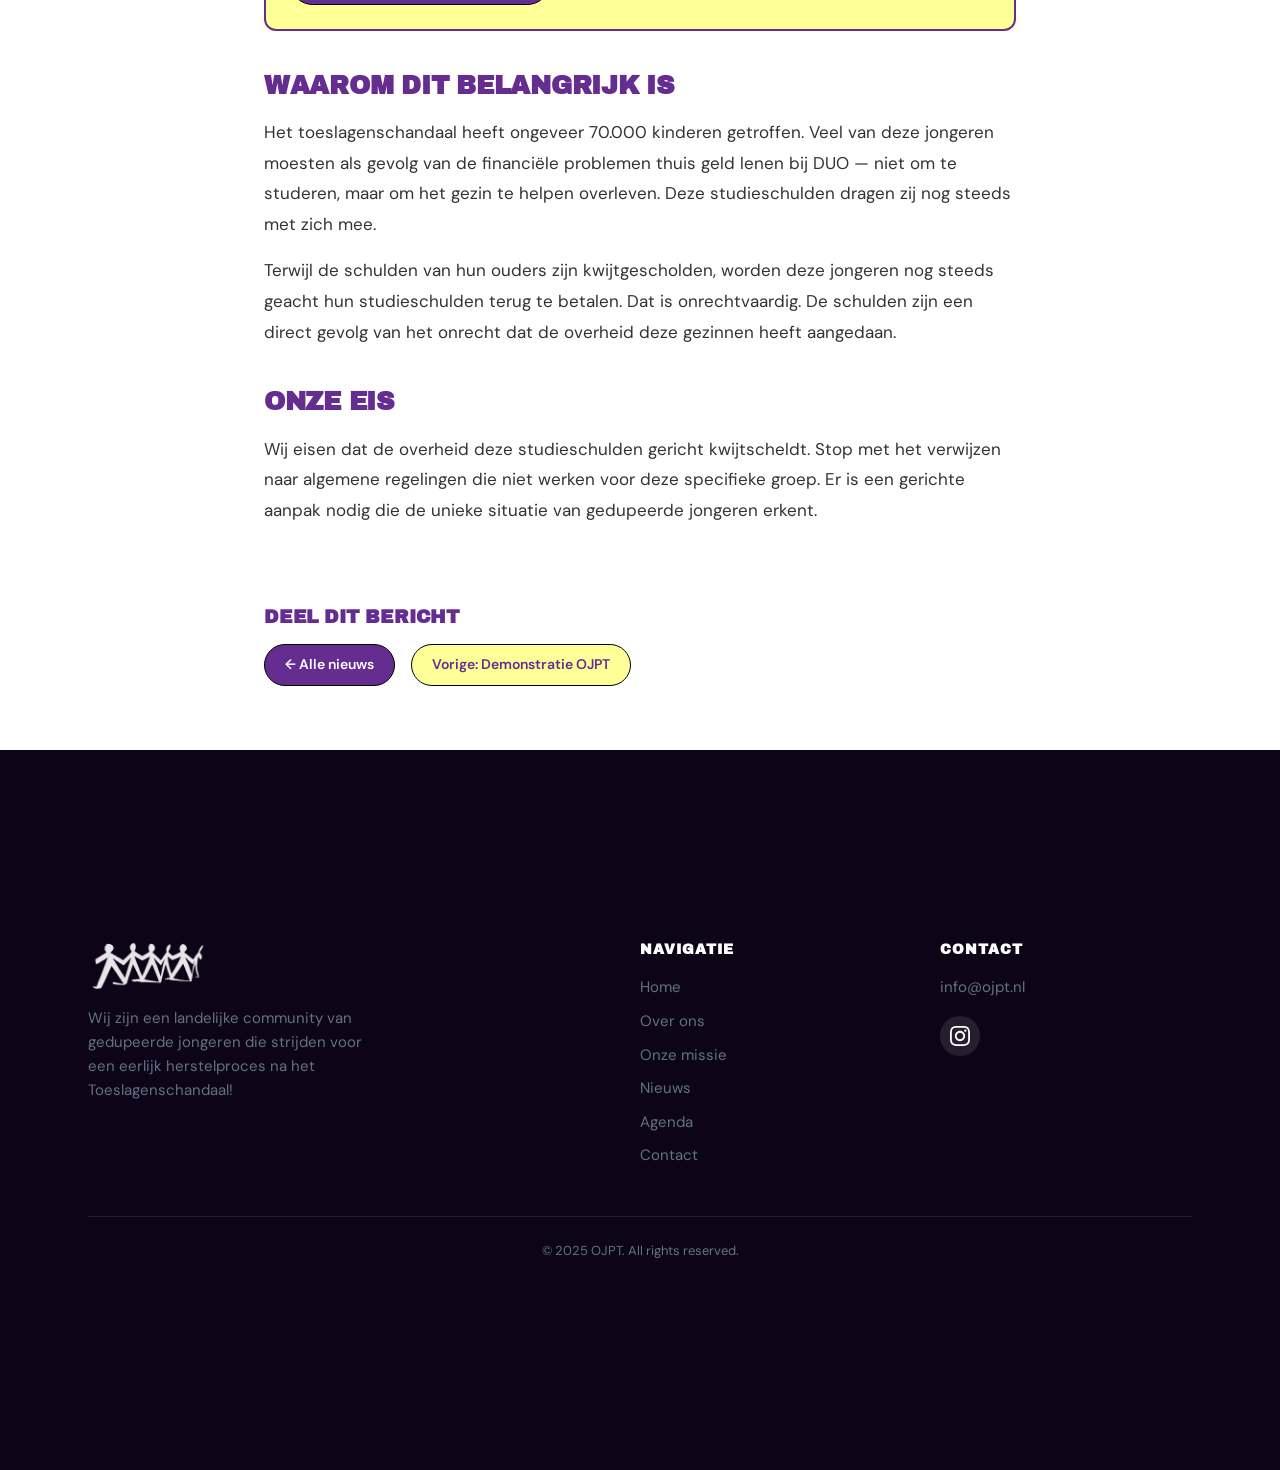
<file: persbericht.html>
<!DOCTYPE html>
<html lang="nl">
<head>
  <meta charset="UTF-8">
  <meta name="viewport" content="width=device-width, initial-scale=1.0">
  <title>Persbericht & Brandbrief — OJPT</title>
  <meta name="description" content="Samen met de lokale kinderombudsmannen, de VNG en de IBTD brengen wij een dringend advies naar buiten: los de studieschulden van gedupeerde jongeren nú op.">
  <link rel="icon" type="image/svg+xml" href="assets/images/logo-beeldmerk.svg">
  <link href="https://fonts.googleapis.com/css2?family=Archivo+Black&family=DM+Sans:wght@400;500;600;700&family=Quattrocento+Sans:wght@400;700&display=swap" rel="stylesheet">
  <link rel="stylesheet" href="assets/css/style.css">
</head>
<body>

  <header class="site-header">
    <div class="container">
      <a href="index.html" class="site-logo">
        <img src="assets/images/logo-paars.png" alt="Onafhankelijk Jongerenpanel Toeslagen">
      </a>
      <nav class="main-nav">
        <ul>
          <li><a href="index.html">Home</a></li>
          <li><a href="over-ons.html">Over Ons</a></li>
          <li><a href="onze-missie.html">Onze Missie</a></li>
          <li><a href="nieuws.html">Nieuws</a></li>
          <li><a href="agenda.html">Agenda</a></li>
          <li><a href="contact.html">Contact</a></li>
        </ul>
      </nav>
      <button class="menu-toggle" aria-label="Menu openen">
        <span></span><span></span><span></span>
      </button>
    </div>
  </header>

  <section class="page-header">
    <div class="container">
      <span class="date-badge" style="background: var(--color-primary); color: var(--color-secondary); padding: 0.375rem 1rem; border-radius: 999px; font-size: 0.8125rem; font-weight: 700; letter-spacing: 0.05em; display: inline-block; margin-bottom: 1rem;">29 JUNI 2026 · PERSBERICHT</span>
      <h1>NIEUW: PERSBERICHT & BRANDBRIEF NU ONLINE 🚨</h1>
    </div>
  </section>

  <section class="section">
    <div class="container" style="max-width: 800px;">
      <img src="assets/images/persbericht/persbericht-brandbrief.jpg" alt="Persbericht en brandbrief OJPT over studieschulden" style="width: 100%; border-radius: 12px; margin-bottom: 2rem;">

      <div class="news-meta" style="display: flex; gap: 1rem; flex-wrap: wrap; margin-bottom: 2rem; font-size: 0.875rem; color: var(--color-gray);">
        <span>📅 29 juni 2026</span>
        <span>📂 Categorie: <a href="nieuws.html" style="color: var(--color-primary);">Nieuws</a></span>
      </div>

      <div class="article-content" style="font-size: 1.0625rem; line-height: 1.8; color: var(--color-text);">
        <p>Samen met de lokale kinderombudsmannen, de VNG en de IBTD brengen wij vandaag een dringend advies naar buiten. Onze boodschap aan de politiek: stop met het verwijzen naar regelingen die niet werken en los de studieschulden van gedupeerde jongeren nú op.</p>

        <p>Het is een onzichtbaar onrecht. Veel kinderen van gedupeerde ouders moesten maximaal lenen bij DUO – niet voor hun studie, maar om hun gezin te helpen overleven.</p>

        <p>Terwijl de schulden van ouders zijn kwijtgescholden, dragen jongeren nog steeds de lasten van een crisis die zij niet hebben veroorzaakt. Wij eisen een gerichte aanpak om deze studieschulden kwijt te schelden.</p>

        <div style="margin: 2.5rem 0; padding: 1.5rem; background: var(--color-secondary); border-radius: 12px; border: 2px solid var(--color-primary);">
          <h3 style="color: var(--color-primary); margin-bottom: 1rem;">📄 Lees de volledige brief</h3>
          <p style="margin-bottom: 1rem;">De officiële brief is gepubliceerd door de Inspectie Belastingdienst en Douane (IBTD).</p>
          <a href="https://www.inspectiebtd.nl/site/binaries/site-content/collections/documents/2026/06/30/jongeren-met-studieschuld-als-gevolg-van-het-toeslagenschandaal-nog-steeds-in-de-knel/jongeren-met-studieschuld-als-gevolg-van-het-toeslagenschandaal-nog-steeds-in-de-knel.pdf"
             target="_blank" rel="noopener"
             class="btn btn-primary">
            Bekijk volledige brief (PDF) →
          </a>
        </div>

        <h2 style="color: var(--color-primary); margin-top: 2.5rem; margin-bottom: 1rem;">Waarom dit belangrijk is</h2>
        <p>Het toeslagenschandaal heeft ongeveer 70.000 kinderen getroffen. Veel van deze jongeren moesten als gevolg van de financiële problemen thuis geld lenen bij DUO — niet om te studeren, maar om het gezin te helpen overleven. Deze studieschulden dragen zij nog steeds met zich mee.</p>

        <p>Terwijl de schulden van hun ouders zijn kwijtgescholden, worden deze jongeren nog steeds geacht hun studieschulden terug te betalen. Dat is onrechtvaardig. De schulden zijn een direct gevolg van het onrecht dat de overheid deze gezinnen heeft aangedaan.</p>

        <h2 style="color: var(--color-primary); margin-top: 2.5rem; margin-bottom: 1rem;">Onze eis</h2>
        <p>Wij eisen dat de overheid deze studieschulden gericht kwijtscheldt. Stop met het verwijzen naar algemene regelingen die niet werken voor deze specifieke groep. Er is een gerichte aanpak nodig die de unieke situatie van gedupeerde jongeren erkent.</p>
      </div>

      <div style="margin-top: 3rem; padding-top: 2rem; border-top: 1px solid var(--color-border);">
        <h3 style="color: var(--color-primary); margin-bottom: 1rem;">Deel dit bericht</h3>
        <div style="display: flex; gap: 1rem; flex-wrap: wrap;">
          <a href="nieuws.html" class="btn btn-primary" style="font-size: 0.875rem;">← Alle nieuws</a>
          <a href="demonstratie.html" class="btn btn-secondary" style="font-size: 0.875rem;">Vorige: Demonstratie OJPT</a>
        </div>
      </div>
    </div>
  </section>

  <footer class="site-footer">
    <div class="container">
      <div class="footer-grid">
        <div class="footer-brand">
          <img src="assets/images/logo-paars.png" alt="OJPT Logo" style="filter: brightness(0) invert(1);">
          <p>Wij zijn een landelijke community van gedupeerde jongeren die strijden voor een eerlijk herstelproces na het Toeslagenschandaal!</p>
        </div>
        <div class="footer-nav">
          <h4>Navigatie</h4>
          <ul>
            <li><a href="index.html">Home</a></li>
            <li><a href="over-ons.html">Over ons</a></li>
            <li><a href="onze-missie.html">Onze missie</a></li>
            <li><a href="nieuws.html">Nieuws</a></li>
            <li><a href="agenda.html">Agenda</a></li>
            <li><a href="contact.html">Contact</a></li>
          </ul>
        </div>
        <div class="footer-contact">
          <h4>Contact</h4>
          <ul>
            <li><a href="mailto:info@ojpt.nl">info@ojpt.nl</a></li>
          </ul>
          <div class="footer-social">
            <a href="https://www.instagram.com/jongerenpaneltoeslagen" target="_blank" rel="noopener" aria-label="Instagram">
              <svg width="20" height="20" viewBox="0 0 24 24" fill="currentColor"><path d="M12 2.163c3.204 0 3.584.012 4.85.07 3.252.148 4.771 1.691 4.919 4.919.058 1.265.069 1.645.069 4.849 0 3.205-.012 3.584-.069 4.849-.149 3.225-1.664 4.771-4.919 4.919-1.266.058-1.644.07-4.85.07-3.204 0-3.584-.012-4.849-.07-3.26-.149-4.771-1.699-4.919-4.92-.058-1.265-.07-1.644-.07-4.849 0-3.204.013-3.583.07-4.849.149-3.227 1.664-4.771 4.919-4.919 1.266-.057 1.645-.069 4.849-.069zm0-2.163c-3.259 0-3.667.014-4.947.072-4.358.2-6.78 2.618-6.98 6.98-.059 1.281-.073 1.689-.073 4.948 0 3.259.014 3.668.072 4.948.2 4.358 2.618 6.78 6.98 6.98 1.281.058 1.689.072 4.948.072 3.259 0 3.668-.014 4.948-.072 4.354-.2 6.782-2.618 6.979-6.98.059-1.28.073-1.689.073-4.948 0-3.259-.014-3.667-.072-4.947-.196-4.354-2.617-6.78-6.979-6.98-1.281-.059-1.69-.073-4.949-.073zm0 5.838c-3.403 0-6.162 2.759-6.162 6.162s2.759 6.163 6.162 6.163 6.162-2.759 6.162-6.163c0-3.403-2.759-6.162-6.162-6.162zm0 10.162c-2.209 0-4-1.79-4-4 0-2.209 1.791-4 4-4s4 1.791 4 4c0 2.21-1.791 4-4 4zm6.406-11.845c-.796 0-1.441.645-1.441 1.44s.645 1.44 1.441 1.44c.795 0 1.439-.645 1.439-1.44s-.644-1.44-1.439-1.44z"/></svg>
            </a>
          </div>
        </div>
      </div>
      <div class="footer-bottom">
        <p>&copy; 2025 OJPT. All rights reserved.</p>
      </div>
    </div>
  </footer>

  <script src="assets/js/main.js"></script>
</body>
</html>
</file>
<file: assets/css/style.css>
/* OJPT.nl — Static rebuild
   Matches original WordPress/Elementor design
   Colors: primary #662D91 (paars), secondary #FFFF97 (geel), accent #00A99D (teal)
   Fonts: Archivo Black (headings), DM Sans (body), Quattrocento Sans (accent)
*/

/* ===== RESET & BASE ===== */
*, *::before, *::after { box-sizing: border-box; margin: 0; padding: 0; }

:root {
  --color-primary: #662D91;
  --color-primary-dark: #4d1f6b;
  --color-secondary: #FFFF97;
  --color-accent: #00A99D;
  --color-accent-dark: #008a80;
  --color-text: #333333;
  --color-text-light: #E6E6E6;
  --color-gray: #667085;
  --color-gray-light: #f3f4f6;
  --color-white: #ffffff;
  --color-black: #000000;
  --color-orange: #DC6909;

  --font-heading: "Archivo Black", sans-serif;
  --font-body: "DM Sans", sans-serif;
  --font-accent: "Quattrocento Sans", sans-serif;

  --container-max: 1280px;
  --header-height: 80px;
  --radius-pill: 30px;
  --radius: 8px;
  --transition: 0.3s ease;
}

html { scroll-behavior: smooth; font-size: 16px; }

body {
  font-family: var(--font-body);
  color: var(--color-text);
  line-height: 1.6;
  background: var(--color-white);
  overflow-x: hidden;
}

a { text-decoration: none; color: var(--color-primary); transition: color var(--transition); }
a:hover { color: var(--color-primary-dark); }

img { max-width: 100%; height: auto; display: block; }

ul { list-style: none; }

/* ===== TYPOGRAPHY ===== */
h1, h2, h3, h4, h5, h6 {
  font-family: var(--font-heading);
  line-height: 1.2;
  text-transform: uppercase;
  letter-spacing: -0.01em;
}

p { margin-bottom: 1rem; }

/* ===== LAYOUT ===== */
.container {
  max-width: var(--container-max);
  margin: 0 auto;
  padding: 0 1.5rem;
  width: 100%;
}

.section { padding: 64px 0; }
.section-purple { background: var(--color-primary); color: var(--color-white); }
.section-yellow { background: var(--color-secondary); color: var(--color-primary); }
.section-gray { background: var(--color-gray-light); }

.text-center { text-align: center; }

/* ===== HEADER ===== */
.site-header {
  position: fixed;
  top: 0;
  left: 0;
  right: 0;
  height: var(--header-height);
  background: rgba(255,255,255,0.98);
  box-shadow: 0 2px 10px rgba(0,0,0,0.08);
  z-index: 1000;
  display: flex;
  align-items: center;
}

.site-header .container {
  display: flex;
  align-items: center;
  justify-content: space-between;
}

.site-logo img { height: 48px; width: auto; }

.main-nav ul {
  display: flex;
  gap: 2rem;
}

.main-nav a {
  font-family: var(--font-heading);
  font-size: 0.875rem;
  letter-spacing: 0.5px;
  color: var(--color-black);
  text-transform: uppercase;
  padding: 0.5rem 0;
  position: relative;
}

.main-nav a::after {
  content: '';
  position: absolute;
  bottom: 0;
  left: 0;
  width: 0;
  height: 3px;
  background: var(--color-primary);
  transition: width var(--transition);
}

.main-nav a:hover::after,
.main-nav a.active::after { width: 100%; }

.main-nav a:hover,
.main-nav a.active { color: var(--color-primary); }

/* Mobile menu toggle */
.menu-toggle {
  display: none;
  background: none;
  border: none;
  cursor: pointer;
  flex-direction: column;
  gap: 5px;
  padding: 0.5rem;
  z-index: 1001;
}

.menu-toggle span {
  display: block;
  width: 28px;
  height: 3px;
  background: var(--color-black);
  transition: var(--transition);
  border-radius: 2px;
}

.menu-toggle.open span:nth-child(1) { transform: translateY(8px) rotate(45deg); }
.menu-toggle.open span:nth-child(2) { opacity: 0; }
.menu-toggle.open span:nth-child(3) { transform: translateY(-8px) rotate(-45deg); }

/* ===== HERO ===== */
.hero {
  min-height: 80vh;
  display: flex;
  flex-direction: column;
  align-items: center;
  justify-content: center;
  text-align: center;
  padding-top: var(--header-height);
  position: relative;
  overflow: hidden;
}

.hero h1.hero-text {
  font-family: var(--font-heading);
  font-size: 100px;
  text-transform: uppercase;
  line-height: 0.8em;
  letter-spacing: -0.02em;
  color: transparent;
  background-image: url('../images/hero-bg.png');
  background-size: cover;
  background-position: center;
  background-repeat: no-repeat;
  -webkit-background-clip: text;
  background-clip: text;
  -webkit-text-fill-color: transparent;
  /* fallback color so text is visible if clip unsupported */
  /* but keeps design intent */
  max-width: 1200px;
  margin: 0 auto 2rem;
  word-break: break-word;
}

.hero .hero-buttons {
  display: flex;
  gap: 30px;
  justify-content: center;
  flex-wrap: wrap;
}

/* Fallback: if background-clip text not supported, show purple text */
@supports not ((-webkit-background-clip: text) or (background-clip: text)) {
  .hero h1.hero-text {
    color: var(--color-primary);
    -webkit-text-fill-color: var(--color-primary);
  }
}

/* ===== BUTTONS ===== */
.btn {
  display: inline-block;
  padding: 10px 20px;
  font-family: var(--font-body);
  font-size: 1rem;
  font-weight: 600;
  border-radius: var(--radius-pill);
  border: 1px solid var(--color-black);
  cursor: pointer;
  transition: all var(--transition);
  text-decoration: none;
  line-height: 1.4;
}

.btn-primary {
  background: var(--color-primary);
  color: var(--color-white);
}

.btn-primary:hover {
  background: var(--color-primary-dark);
  color: var(--color-secondary);
}

.btn-secondary {
  background: var(--color-secondary);
  color: var(--color-primary);
}

.btn-secondary:hover {
  background: #FFFF60;
  color: var(--color-primary);
}

.btn-accent {
  background: var(--color-accent);
  color: var(--color-white);
}

.btn-accent:hover {
  background: var(--color-accent-dark);
  color: var(--color-white);
}

.btn-outline {
  background: transparent;
  border: 1px solid var(--color-white);
  color: var(--color-white);
}

.btn-outline:hover {
  background: var(--color-white);
  color: var(--color-primary);
}

/* Button on yellow bg: purple bg, yellow text */
.section-yellow .btn-primary,
.section-yellow .btn {
  background: var(--color-primary);
  color: var(--color-secondary);
}

/* Button on purple bg: yellow bg, purple text */
.section-purple .btn-secondary,
.section-purple .btn-yellow {
  background: var(--color-secondary);
  color: var(--color-primary);
}

.btn-large { padding: 12px 28px; font-size: 1.125rem; }

/* ===== SECTION: HERO PURPLE (demonstratie banner) ===== */
.hero-purple {
  min-height: 87vh;
  background: var(--color-primary);
  color: var(--color-white);
  border-top: 1px solid var(--color-black);
  border-bottom: 1px solid var(--color-black);
  display: flex;
  flex-direction: column;
  align-items: center;
  justify-content: center;
  text-align: center;
  padding: 4rem 1.5rem;
}

.hero-purple h2 {
  color: var(--color-white);
  font-size: 30px;
  font-family: var(--font-heading);
  text-transform: uppercase;
  line-height: 1.2;
}

.hero-purple h2 .yellow { color: var(--color-secondary); }

.hero-purple .demo-line {
  font-family: var(--font-body);
  font-size: 1.25rem;
  color: var(--color-white);
  margin: 1rem 0;
}

.hero-purple p.body-text {
  color: var(--color-text-light);
  max-width: 800px;
  padding: 0 100px;
  margin: 0 auto 2rem;
  text-align: center;
}

.hero-purple .btn { margin-bottom: 50px; }

/* ===== SPLIT SECTIONS (alternating yellow/purple) ===== */
.split-row {
  display: flex;
  flex-wrap: nowrap;
  align-items: center;
}

.split-row .half {
  width: 50%;
  flex-shrink: 0;
}

.split-row .half.image-half {
  display: flex;
  align-items: center;
  justify-content: center;
  padding: 2rem;
  overflow: hidden;
}

.split-row .half.image-half .img-wrap {
  width: 100%;
  max-width: 480px;
  aspect-ratio: 1 / 1;
  border-radius: 50px;
  overflow: hidden;
  transform: skewX(10deg) skewY(-7deg);
  position: relative;
}

.split-row .half.image-half .img-wrap img {
  width: 100%;
  height: 100%;
  object-fit: cover;
  transform: skewX(-10deg) skewY(7deg) scale(1.3);
}

.split-row .half.content-half {
  padding: 2rem 40px;
  display: flex;
  flex-direction: column;
  justify-content: center;
}

/* On yellow: heading + text primary */
.section-yellow .split-row .half.content-half h2 { color: var(--color-primary); }
.section-yellow .split-row .half.content-half p { color: var(--color-primary); padding: 0 30px; }

/* On purple: heading + text yellow/light */
.section-purple .split-row .half.content-half h2 { color: var(--color-secondary); }
.section-purple .split-row .half.content-half p { color: var(--color-text-light); padding: 0 30px; }

/* ===== CAROUSEL ===== */
.carousel {
  position: relative;
  overflow: hidden;
  border-radius: var(--radius);
}

.carousel-track {
  display: flex;
  transition: transform 0.5s ease;
}

.carousel-slide {
  min-width: 100%;
  padding: 3rem;
  text-align: center;
  background: var(--color-white);
  color: var(--color-primary);
}

.section-purple .carousel-slide {
  background: rgba(255,255,255,0.08);
  color: var(--color-white);
}

.carousel-slide h3 {
  color: var(--color-primary);
  margin-bottom: 1rem;
  font-size: 1.25rem;
}

.section-purple .carousel-slide h3 { color: var(--color-secondary); }

.carousel-slide p {
  font-size: 1.125rem;
  max-width: 600px;
  margin: 0 auto;
  opacity: 0.95;
}

.carousel-btn {
  position: absolute;
  top: 50%;
  transform: translateY(-50%);
  background: rgba(102,45,145,0.2);
  border: none;
  color: var(--color-primary);
  width: 48px;
  height: 48px;
  border-radius: 50%;
  font-size: 1.5rem;
  cursor: pointer;
  display: flex;
  align-items: center;
  justify-content: center;
  transition: background var(--transition);
  z-index: 5;
}

.section-purple .carousel-btn {
  background: rgba(255,255,255,0.2);
  color: var(--color-white);
}

.carousel-btn:hover { background: rgba(102,45,145,0.4); }
.section-purple .carousel-btn:hover { background: rgba(255,255,255,0.4); }

.carousel-btn.prev { left: 1rem; }
.carousel-btn.next { right: 1rem; }

.carousel-dots {
  display: flex;
  justify-content: center;
  gap: 0.5rem;
  margin-top: 1.5rem;
}

.carousel-dot {
  width: 12px;
  height: 12px;
  border-radius: 50%;
  border: none;
  background: rgba(102,45,145,0.3);
  cursor: pointer;
  transition: background var(--transition);
}

.section-purple .carousel-dot { background: rgba(255,255,255,0.3); }

.carousel-dot.active { background: var(--color-primary); }
.section-purple .carousel-dot.active { background: var(--color-secondary); }

/* ===== MANIFEST SECTION ===== */
.manifest-section {
  background: var(--color-primary);
  color: var(--color-white);
  text-align: center;
  padding: 64px 5%;
}

.manifest-section h2 { color: var(--color-secondary); font-size: 2rem; margin-bottom: 1.5rem; }

.manifest-section p {
  max-width: 700px;
  margin: 0 auto 2rem;
  font-size: 1.0625rem;
  color: var(--color-text-light);
}

/* ===== CONTACT SECTION ===== */
.contact-section {
  padding: 64px 5%;
  text-align: center;
}

.contact-section h2 {
  color: var(--color-primary);
  font-size: 2rem;
  margin-bottom: 1rem;
}

.contact-section > .container > p.intro {
  color: var(--color-gray);
  max-width: 600px;
  margin: 0 auto 3rem;
}

.contact-form {
  display: grid;
  gap: 1.25rem;
  max-width: 600px;
  margin: 0 auto;
  text-align: left;
}

.form-group { display: flex; flex-direction: column; }

.form-group label {
  font-family: var(--font-heading);
  font-size: 0.75rem;
  text-transform: uppercase;
  letter-spacing: 0.5px;
  margin-bottom: 0.5rem;
  color: var(--color-gray);
}

.form-group input,
.form-group textarea {
  padding: 0.875rem 1rem;
  border: 2px solid #e5e7eb;
  border-radius: var(--radius);
  font-family: var(--font-body);
  font-size: 1rem;
  transition: border-color var(--transition);
}

.form-group input:focus,
.form-group textarea:focus {
  outline: none;
  border-color: var(--color-primary);
}

.form-group textarea { resize: vertical; min-height: 120px; }

.contact-form .btn { justify-self: center; }

/* ===== CONTACT INFO ===== */
.contact-info-grid {
  display: grid;
  grid-template-columns: repeat(auto-fit, minmax(250px, 1fr));
  gap: 2rem;
  margin-bottom: 3rem;
}

.contact-info-item {
  text-align: center;
}

.contact-info-item h3 {
  color: var(--color-primary);
  margin-bottom: 0.75rem;
  font-size: 1rem;
}

.contact-info-item p { color: var(--color-gray); }

/* ===== PANEL MEMBERS ===== */
.panel-grid {
  display: grid;
  grid-template-columns: repeat(auto-fit, minmax(320px, 1fr));
  gap: 2rem;
}

.panel-card {
  background: var(--color-white);
  border-radius: var(--radius);
  overflow: hidden;
  box-shadow: 0 4px 20px rgba(0,0,0,0.08);
  transition: transform var(--transition), box-shadow var(--transition);
}

.panel-card:hover {
  transform: translateY(-4px);
  box-shadow: 0 8px 30px rgba(0,0,0,0.12);
}

.panel-card-header {
  background: var(--color-primary);
  padding: 2rem;
  text-align: center;
  color: var(--color-white);
}

.panel-card-header h3 {
  color: var(--color-secondary);
  margin-bottom: 0.25rem;
}

.panel-card-header .role {
  font-family: var(--font-accent);
  font-size: 0.875rem;
  opacity: 0.85;
}

.panel-card-body { padding: 1.5rem; }

.panel-card-body p {
  color: var(--color-gray);
  font-size: 0.9375rem;
  margin-bottom: 0.75rem;
}

.panel-card-body p:last-child { margin-bottom: 0; }

/* ===== MISSIE PIJLERS ===== */
.pijlers-grid {
  display: grid;
  grid-template-columns: repeat(auto-fit, minmax(250px, 1fr));
  gap: 2rem;
}

.pijler-card {
  text-align: center;
  padding: 2.5rem 2rem;
  background: var(--color-white);
  border-radius: var(--radius);
  box-shadow: 0 2px 15px rgba(0,0,0,0.06);
  transition: transform var(--transition);
}

.pijler-card:hover { transform: translateY(-4px); }

.pijler-icon {
  width: 64px;
  height: 64px;
  margin: 0 auto 1.5rem;
  display: flex;
  align-items: center;
  justify-content: center;
  background: var(--color-primary);
  border-radius: 50%;
  font-size: 1.75rem;
  color: var(--color-secondary);
}

.pijler-card h3 {
  color: var(--color-primary);
  font-size: 1.125rem;
  margin-bottom: 0.75rem;
}

.pijler-card p {
  color: var(--color-gray);
  font-size: 0.9375rem;
}

/* ===== NIEUWS / AGENDA CARDS ===== */
.card-grid {
  display: grid;
  grid-template-columns: repeat(auto-fit, minmax(300px, 1fr));
  gap: 2rem;
}

.news-card, .event-card {
  background: var(--color-white);
  border-radius: var(--radius);
  overflow: hidden;
  box-shadow: 0 4px 20px rgba(0,0,0,0.08);
  transition: transform var(--transition);
}

.news-card:hover, .event-card:hover { transform: translateY(-4px); }

.news-card img, .event-card img { width: 100%; height: 200px; object-fit: cover; }

.news-card-body, .event-card-body { padding: 1.5rem; }

.news-card .date, .event-card .date {
  font-size: 0.8125rem;
  color: var(--color-primary);
  font-family: var(--font-heading);
  text-transform: uppercase;
  margin-bottom: 0.5rem;
}

.news-card h3, .event-card h3 {
  font-size: 1.25rem;
  margin-bottom: 0.75rem;
}

.news-card p, .event-card p {
  color: var(--color-gray);
  font-size: 0.9375rem;
  margin-bottom: 1rem;
}

/* ===== FAQ ===== */
.faq-list { max-width: 800px; margin: 0 auto; }

.faq-item {
  border-bottom: 1px solid #e5e7eb;
  padding: 1.5rem 0;
  cursor: pointer;
}

.faq-question {
  display: flex;
  justify-content: space-between;
  align-items: center;
  font-family: var(--font-heading);
  font-size: 1.0625rem;
  color: var(--color-black);
}

.faq-question .icon {
  font-size: 1.5rem;
  color: var(--color-primary);
  transition: transform var(--transition);
}

.faq-item.open .faq-question .icon { transform: rotate(45deg); }

.faq-answer {
  max-height: 0;
  overflow: hidden;
  transition: max-height 0.4s ease;
  color: var(--color-gray);
  font-size: 0.9375rem;
}

.faq-item.open .faq-answer { max-height: 300px; padding-top: 1rem; }

/* ===== DEMONSTRATIE PAGE ===== */
.demo-hero {
  background: var(--color-primary);
  color: var(--color-white);
  text-align: center;
  padding: calc(var(--header-height) + 4rem) 1.5rem 4rem;
  border-bottom: 1px solid var(--color-black);
}

.demo-hero h1 { color: var(--color-white); margin-bottom: 1rem; font-size: 2.5rem; }
.demo-hero .date-badge {
  display: inline-block;
  background: var(--color-secondary);
  color: var(--color-primary);
  font-family: var(--font-heading);
  padding: 0.5rem 1.5rem;
  border-radius: var(--radius-pill);
  border: 1px solid var(--color-black);
  font-size: 0.9375rem;
  margin-bottom: 1.5rem;
}

.demo-details {
  display: grid;
  grid-template-columns: repeat(auto-fit, minmax(200px, 1fr));
  gap: 1.5rem;
  margin: 2rem 0;
}

.demo-detail-item {
  text-align: center;
  padding: 1.5rem;
  background: var(--color-gray-light);
  border-radius: var(--radius);
}

.demo-detail-item .label {
  font-family: var(--font-heading);
  font-size: 0.75rem;
  text-transform: uppercase;
  color: var(--color-gray);
  margin-bottom: 0.5rem;
}

.demo-detail-item .value {
  font-size: 1.125rem;
  color: var(--color-primary);
  font-weight: 600;
}

.demo-themes {
  max-width: 800px;
  margin: 0 auto;
}

.demo-theme {
  margin-bottom: 2rem;
}

.demo-theme h3 {
  color: var(--color-primary);
  margin-bottom: 0.5rem;
}

.demo-theme p { color: var(--color-gray); }

/* ===== DONEREN ===== */
.donate-hero {
  background: var(--color-primary);
  color: var(--color-white);
  text-align: center;
  padding: calc(var(--header-height) + 4rem) 1.5rem 4rem;
  border-bottom: 1px solid var(--color-black);
}

.donate-hero h1 { color: var(--color-white); font-size: 2.5rem; }

.donate-options {
  display: grid;
  grid-template-columns: repeat(auto-fit, minmax(250px, 1fr));
  gap: 2rem;
  max-width: 900px;
  margin: 0 auto;
}

.donate-card {
  text-align: center;
  padding: 2.5rem 2rem;
  background: var(--color-white);
  border-radius: var(--radius);
  box-shadow: 0 4px 20px rgba(0,0,0,0.08);
  border: 2px solid transparent;
  transition: border-color var(--transition), transform var(--transition);
}

.donate-card:hover { border-color: var(--color-primary); transform: translateY(-4px); }

.donate-card .amount {
  font-family: var(--font-heading);
  font-size: 2.5rem;
  color: var(--color-primary);
  margin-bottom: 1rem;
}

.donate-card p { color: var(--color-gray); margin-bottom: 1.5rem; }

/* ===== FOOTER ===== */
.site-footer {
  background: #0d0517;
  color: var(--color-text-light);
  padding: 15% 5%;
}

.footer-grid {
  display: grid;
  grid-template-columns: 2fr 1fr 1fr;
  gap: 3rem;
  margin-bottom: 2.5rem;
  max-width: var(--container-max);
  margin-left: auto;
  margin-right: auto;
}

.footer-brand p {
  color: var(--color-gray);
  font-size: 0.9375rem;
  margin-top: 1rem;
  max-width: 300px;
}

.footer-brand img { height: 48px; margin-bottom: 1rem; opacity: 0.9; }

.footer-nav h4, .footer-contact h4 {
  color: var(--color-white);
  font-size: 0.875rem;
  text-transform: uppercase;
  margin-bottom: 1rem;
  letter-spacing: 1px;
}

.footer-nav ul li, .footer-contact ul li { margin-bottom: 0.5rem; }

.footer-nav a, .footer-contact a {
  color: var(--color-gray);
  font-size: 0.9375rem;
}

.footer-nav a:hover, .footer-contact a:hover { color: var(--color-secondary); }

.footer-social {
  display: flex;
  gap: 1rem;
  margin-top: 1rem;
}

.footer-social a {
  width: 40px;
  height: 40px;
  border-radius: 50%;
  background: rgba(255,255,255,0.1);
  display: flex;
  align-items: center;
  justify-content: center;
  color: var(--color-white);
  transition: background var(--transition);
}

.footer-social a:hover { background: var(--color-primary); }

.footer-bottom {
  border-top: 1px solid rgba(255,255,255,0.1);
  padding-top: 1.5rem;
  text-align: center;
  font-size: 0.8125rem;
  color: var(--color-gray);
  max-width: var(--container-max);
  margin: 0 auto;
}

.footer-bottom a { color: var(--color-gray); }
.footer-bottom a:hover { color: var(--color-secondary); }

/* ===== PAGE HEADER (subpages) ===== */
.page-header {
  background: var(--color-primary);
  color: var(--color-white);
  text-align: center;
  padding: calc(var(--header-height) + 3rem) 1.5rem 3rem;
  border-bottom: 1px solid var(--color-black);
}

.page-header h1 { color: var(--color-white); margin-bottom: 0.5rem; font-size: 2.5rem; }
.page-header p { font-size: 1.125rem; color: var(--color-text-light); max-width: 600px; margin: 0 auto; }

/* ===== UTILITY ===== */
.mb-0 { margin-bottom: 0; }
.mt-2 { margin-top: 2rem; }
.mb-2 { margin-bottom: 2rem; }
.mb-3 { margin-bottom: 3rem; }

/* ===== RESPONSIVE ===== */
@media (max-width: 900px) {
  .split-row { flex-direction: column; }
  .split-row .half { width: 100%; }
  .split-row .half.image-half { order: -1; padding: 2rem 1rem; }
  .split-row .half.image-half .img-wrap { max-width: 360px; }
  .footer-grid { grid-template-columns: 1fr; gap: 2rem; }
  .hero-purple p.body-text { padding: 0 1.5rem; }
}

@media (max-width: 768px) {
  .menu-toggle { display: flex; }

  .main-nav {
    position: fixed;
    top: 0;
    right: -100%;
    width: 280px;
    height: 100vh;
    background: var(--color-white);
    box-shadow: -5px 0 20px rgba(0,0,0,0.1);
    padding: calc(var(--header-height) + 1rem) 1.5rem 2rem;
    transition: right 0.4s ease;
    overflow-y: auto;
    z-index: 999;
  }

  .main-nav.open { right: 0; }

  .main-nav ul {
    flex-direction: column;
    gap: 1.5rem;
  }

  .main-nav a { font-size: 1rem; }

  .hero { min-height: 60vh; }
  .hero h1.hero-text { font-size: 48px; }
  .hero-purple { min-height: auto; padding: 3rem 1.5rem; }
  .hero-purple h2 { font-size: 22px; }
  .section { padding: 3rem 0; }
  .carousel-slide { padding: 2rem 1.5rem; }
  .carousel-btn { width: 36px; height: 36px; font-size: 1.2rem; }
  .site-footer { padding: 3rem 1.5rem; }
}

@media (max-width: 480px) {
  .container { padding: 0 1rem; }
  .hero h1.hero-text { font-size: 36px; line-height: 0.9em; }
  .hero .hero-buttons { gap: 1rem; }
  .btn { padding: 0.75rem 1.5rem; font-size: 0.9rem; }
  .panel-grid { grid-template-columns: 1fr; }
  .pijlers-grid { grid-template-columns: 1fr; }
  .page-header h1 { font-size: 1.75rem; }
  .demo-hero h1, .donate-hero h1 { font-size: 1.75rem; }
}
</file>
